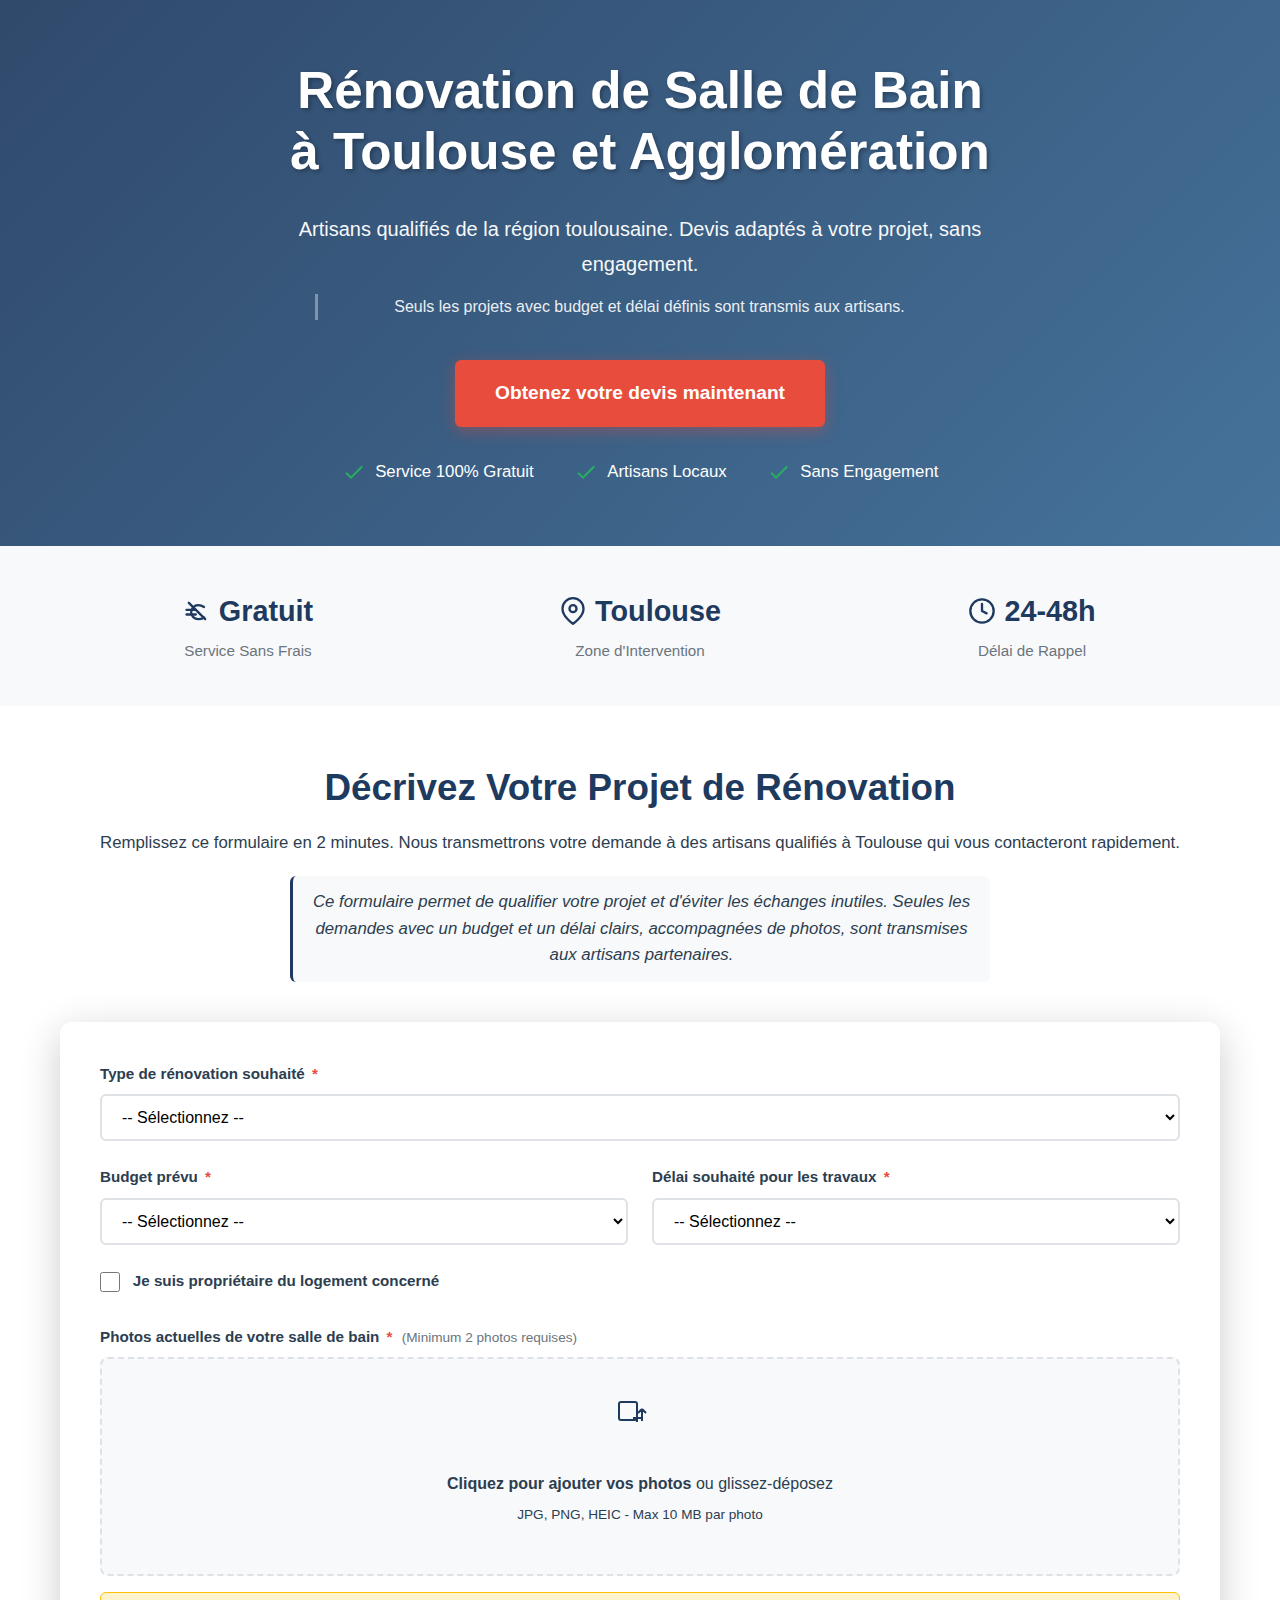
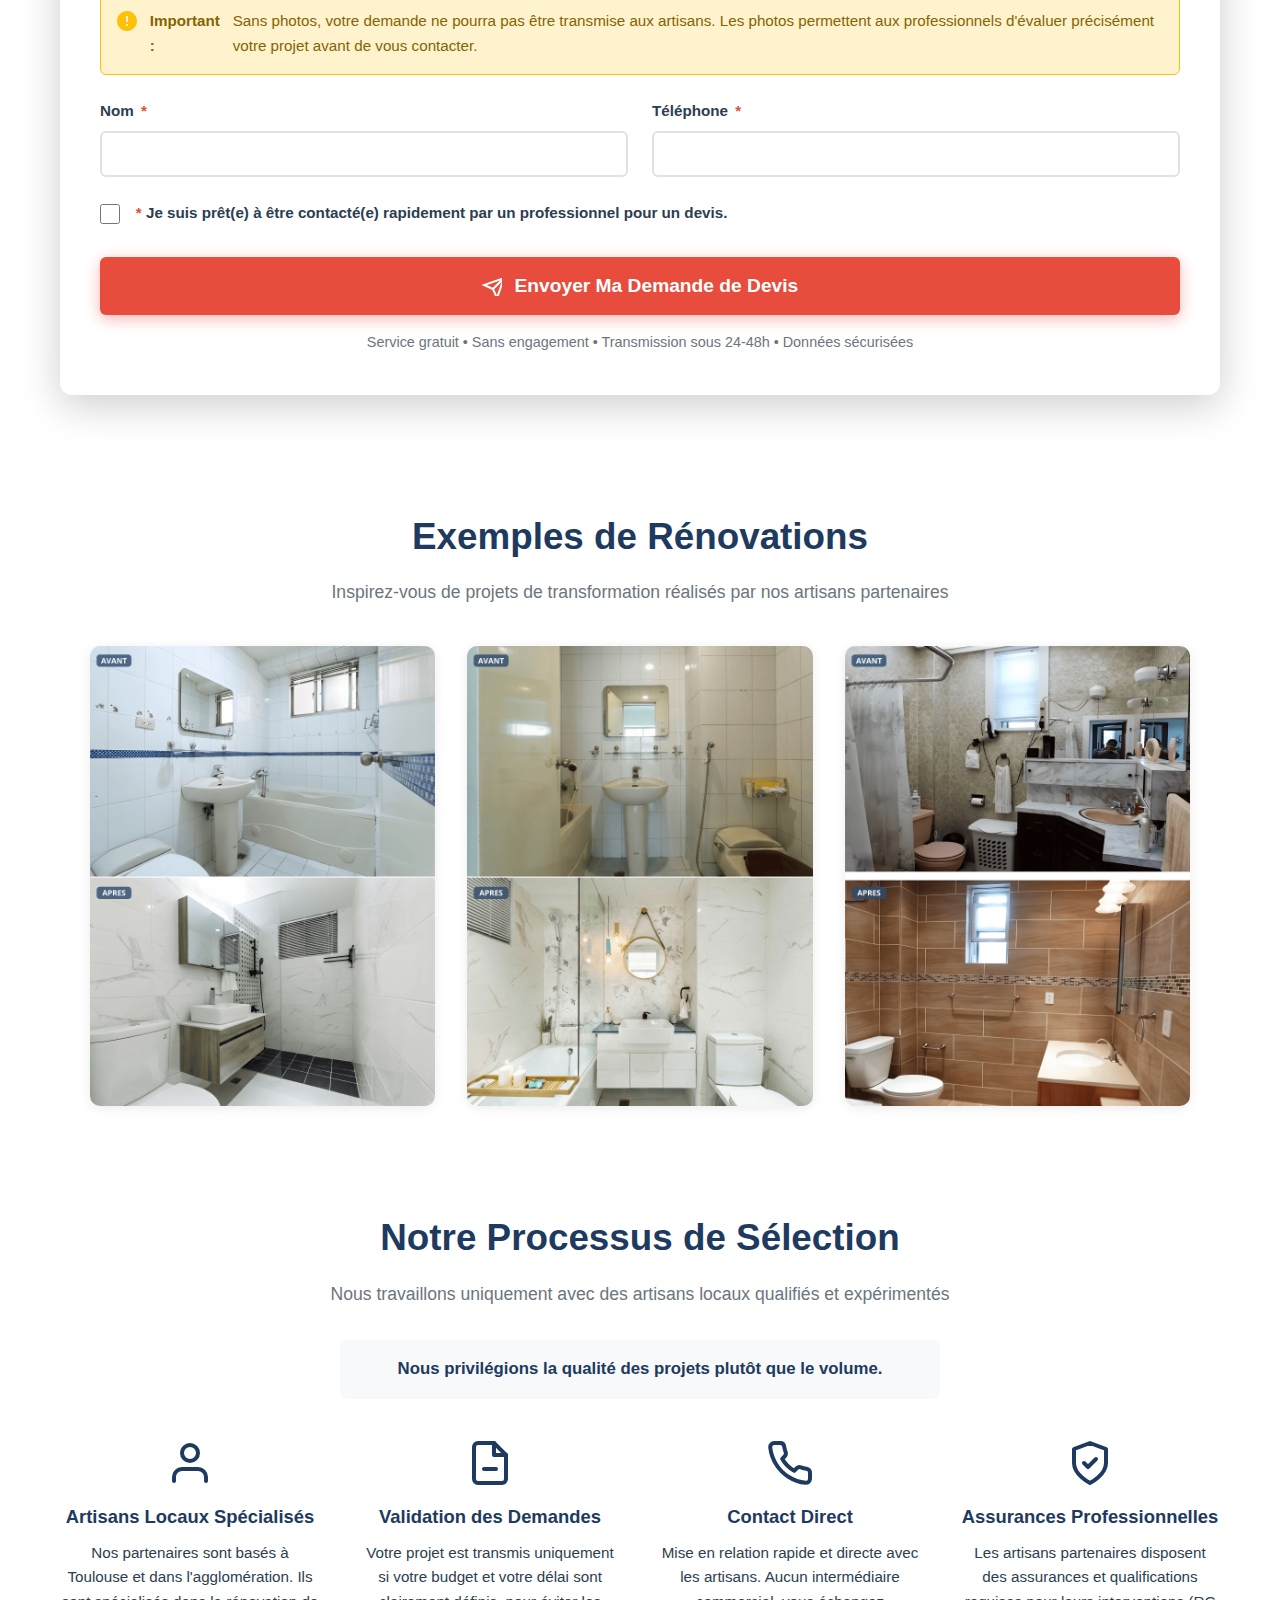
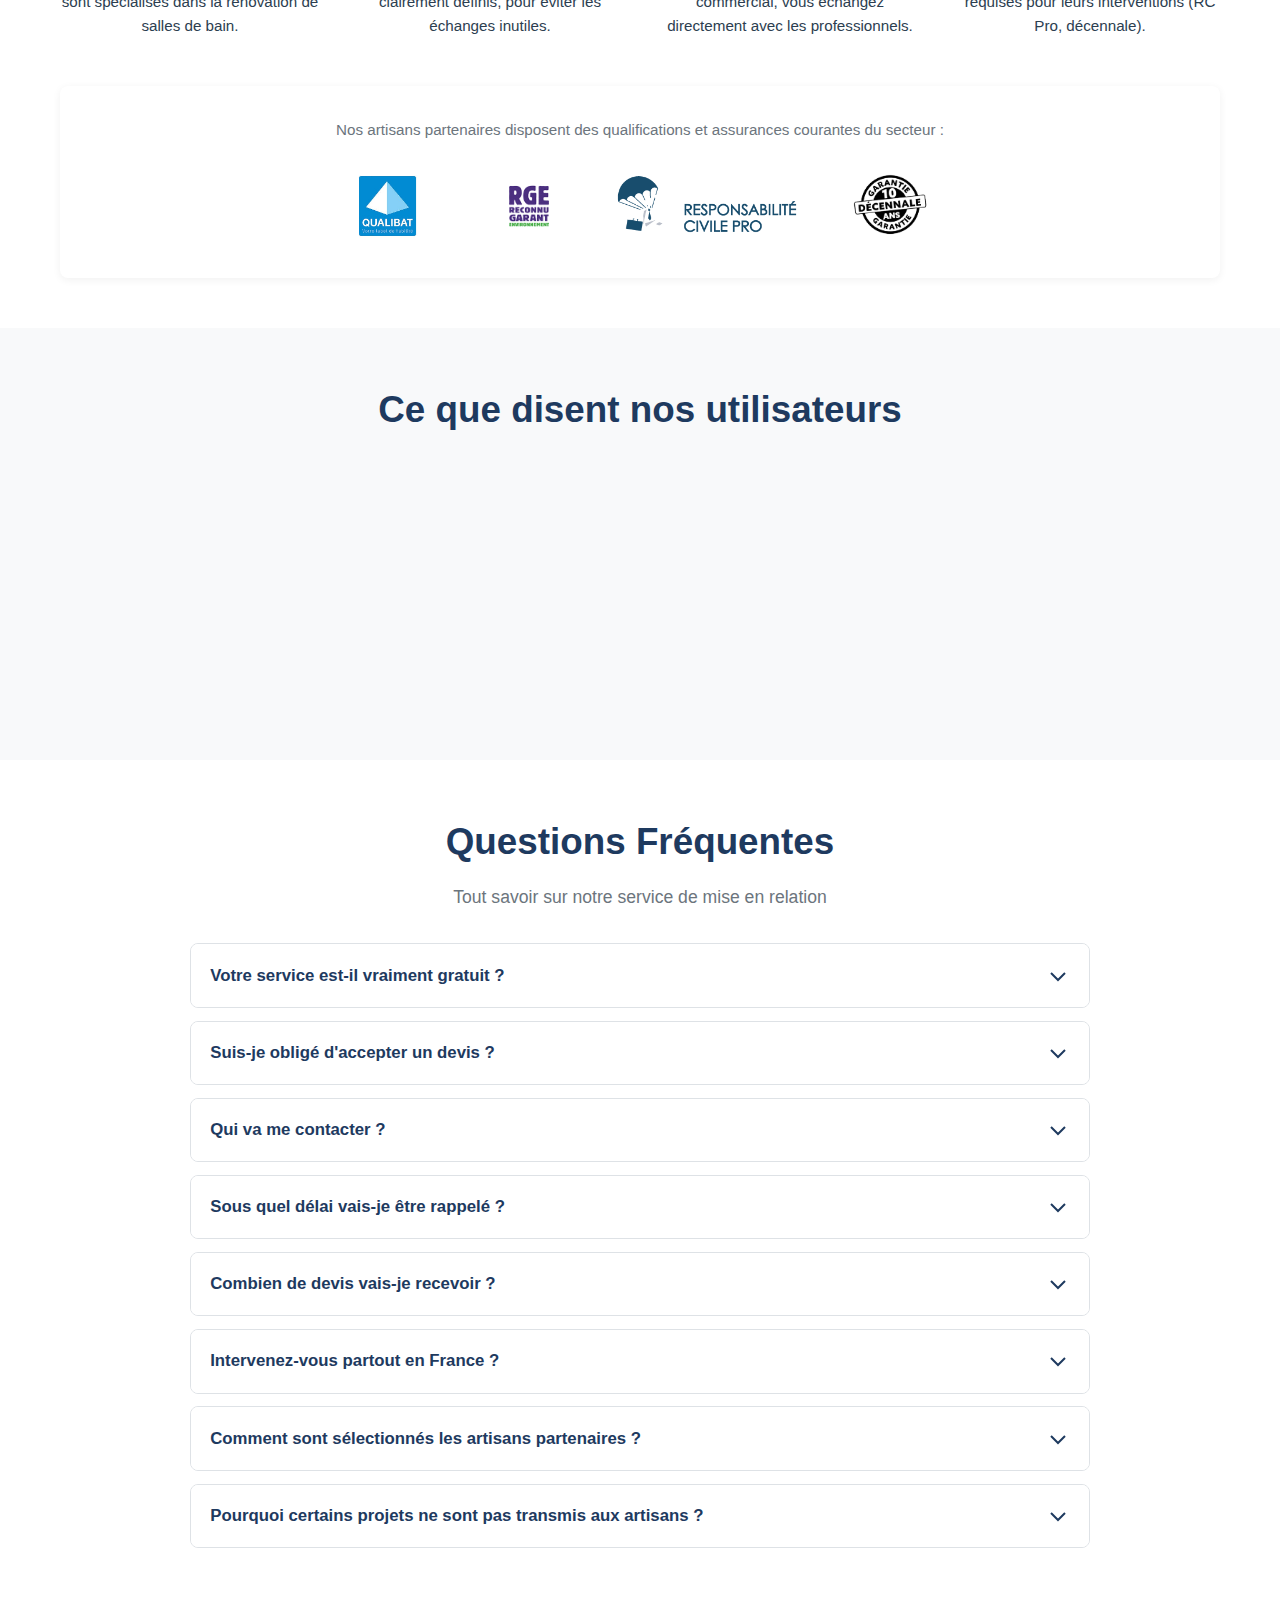
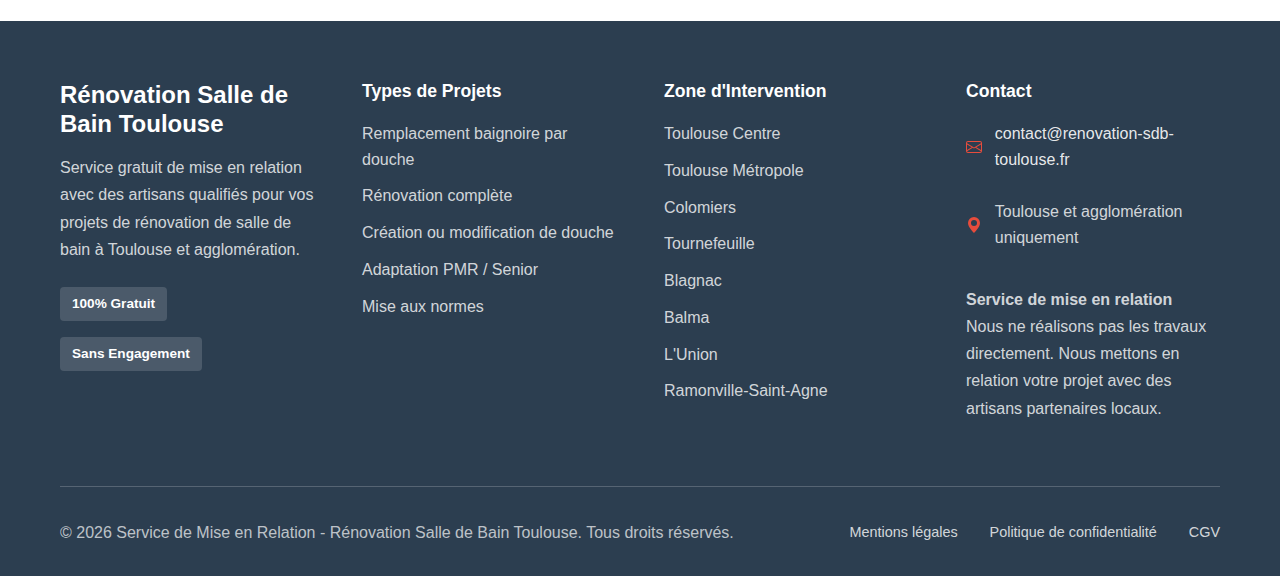
<file: index.html>
<!DOCTYPE html>
<html lang="fr">
<head>
    <meta charset="UTF-8">
    <meta name="viewport" content="width=device-width, initial-scale=1.0">
    <title>Rénovation Salle de Bain à Toulouse - Mise en Relation avec des Artisans Qualifiés</title>
    <link rel="stylesheet" href="styles.css">
    <link rel="icon" href="/favicon.png" type="image/png">
</head>
<body>
    <!-- Hero Section -->
    <section class="hero">
        <div class="hero-overlay"></div>
        <div class="hero-content">
            <div class="container">
                <h1>Rénovation de Salle de Bain<br>à Toulouse et Agglomération</h1>
                <p class="hero-subtitle">Artisans qualifiés de la région toulousaine. Devis adaptés à votre projet, sans engagement.</p>
                <p class="hero-qualifier">Seuls les projets avec budget et délai définis sont transmis aux artisans.</p>
                <a href="#formulaire" class="btn-primary">Obtenez votre devis maintenant</a>
                <div class="hero-badges">
                    <div class="badge">
                        <svg width="24" height="24" fill="currentColor"><path d="M9 16.17L4.83 12l-1.42 1.41L9 19 21 7l-1.41-1.41z"/></svg>
                        <span>Service 100% Gratuit</span>
                    </div>
                    <div class="badge">
                        <svg width="24" height="24" fill="currentColor"><path d="M9 16.17L4.83 12l-1.42 1.41L9 19 21 7l-1.41-1.41z"/></svg>
                        <span>Artisans Locaux</span>
                    </div>
                    <div class="badge">
                        <svg width="24" height="24" fill="currentColor"><path d="M9 16.17L4.83 12l-1.42 1.41L9 19 21 7l-1.41-1.41z"/></svg>
                        <span>Sans Engagement</span>
                    </div>
                </div>
            </div>
        </div>
    </section>

    <!-- Social Proof Section -->
    <section class="social-proof">
        <div class="container">
            <div class="stats-grid">
                <div class="stat-item">
                    <div class="stat-number">
                        <svg class="stat-icon" width="28" height="28" viewBox="0 0 24 24" fill="none" stroke="currentColor" stroke-width="2" stroke-linecap="round" stroke-linejoin="round">
                            <path d="M18 8.5c-1.5-1-3-1.5-5-1.5-3.3 0-6 2.7-6 6s2.7 6 6 6c2 0 3.5-0.5 5-1.5"></path>
                            <line x1="3" y1="11" x2="11" y2="11"></line>
                            <line x1="3" y1="15" x2="11" y2="15"></line>
                            <line x1="5" y1="5" x2="19" y2="19"></line>
                        </svg>
                        Gratuit
                    </div>
                    <div class="stat-label">Service Sans Frais</div>
                </div>
                <div class="stat-item">
                    <div class="stat-number">
                        <svg class="stat-icon" width="28" height="28" viewBox="0 0 24 24" fill="none" stroke="currentColor" stroke-width="2" stroke-linecap="round" stroke-linejoin="round">
                            <path d="M21 10c0 7-9 13-9 13s-9-6-9-13a9 9 0 0 1 18 0z"></path>
                            <circle cx="12" cy="10" r="3"></circle>
                        </svg>
                        Toulouse
                    </div>
                    <div class="stat-label">Zone d'Intervention</div>
                </div>
                <div class="stat-item">
                    <div class="stat-number">
                        <svg class="stat-icon" width="28" height="28" viewBox="0 0 24 24" fill="none" stroke="currentColor" stroke-width="2" stroke-linecap="round" stroke-linejoin="round">
                            <circle cx="12" cy="12" r="10"></circle>
                            <polyline points="12 6 12 12 16 14"></polyline>
                        </svg>
                        24-48h
                    </div>
                    <div class="stat-label">Délai de Rappel</div>
                </div>
            </div>
        </div>
    </section>

    <!-- Lead Qualification Form -->
    <section class="form-section" id="formulaire">
        <div class="container">
            <div class="form-header">
                <h2>Décrivez Votre Projet de Rénovation</h2>
                <p>Remplissez ce formulaire en 2 minutes. Nous transmettrons votre demande à des artisans qualifiés à Toulouse qui vous contacteront rapidement.</p>
                <p class="form-qualifier">Ce formulaire permet de qualifier votre projet et d'éviter les échanges inutiles. Seules les demandes avec un budget et un délai clairs, accompagnées de photos, sont transmises aux artisans partenaires.</p>
            </div>

            <form action="https://formspree.io/f/xeezdzlj" method="POST" class="lead-form" enctype="multipart/form-data">
                <div class="form-grid">
                    <!-- Type de rénovation -->
                    <div class="form-group full-width">
                        <label for="type-renovation">
                            Type de rénovation souhaité
                            <span class="required">*</span>
                        </label>
                        <select id="type-renovation" name="type_renovation" required>
                            <option value="">-- Sélectionnez --</option>
                            <option value="baignoire-douche">Remplacement baignoire → douche</option>
                            <option value="renovation-complete">Rénovation complète</option>
                            <option value="douche-creation-modification">Douche (Création ou Modification)</option>
                            <option value="accessibilite">Accessibilité (Senior / PMR)</option>
                        </select>
                    </div>

                    <!-- Budget -->
                    <div class="form-group">
                        <label for="budget">
                            Budget prévu
                            <span class="required">*</span>
                        </label>
                        <select id="budget" name="budget" required>
                            <option value="">-- Sélectionnez --</option>
                            <option value="5000-10000">5 000 € - 10 000 €</option>
                            <option value="10000-20000">10 000 € - 20 000 €</option>
                            <option value="plus-20000">Plus de 20 000 €</option>
                        </select>
                    </div>

                    <!-- Délai -->
                    <div class="form-group">
                        <label for="delai">
                            Délai souhaité pour les travaux
                            <span class="required">*</span>
                        </label>
                        <select id="delai" name="delai" required>
                            <option value="">-- Sélectionnez --</option>
                            <option value="des-que-possible">Dès que possible</option>
                            <option value="1-2-mois">1-2 mois</option>
                            <option value="2-4-mois">2-4 mois</option>
                            <option value="4-6-mois">4-6 mois</option>
                        </select>
                    </div>

                    <!-- Propriétaire -->
                    <div class="form-group full-width">
                        <div class="checkbox-wrapper">
                            <input type="checkbox" id="proprietaire" name="proprietaire" value="oui">
                            <label for="proprietaire" class="checkbox-label">
                                Je suis propriétaire du logement concerné
                            </label>
                        </div>
                    </div>

                    <!-- Photos -->
                    <div class="form-group full-width">
                        <label for="photos">
                            Photos actuelles de votre salle de bain
                            <span class="required">*</span>
                            <span class="field-help">(Minimum 2 photos requises)</span>
                        </label>
                        <div class="file-upload-wrapper">
                            <input type="file" id="photos" name="photos" accept="image/*" multiple required>
                            <div class="file-upload-hint">
                                <svg width="48" height="48" fill="none" stroke="currentColor" stroke-width="2">
                                    <path d="M21 15v4m0 0v4m0-4h4m-4 0h-4m13-5l-4-4m0 0l-4 4m4-4v12"/>
                                    <rect x="3" y="3" width="18" height="18" rx="2"/>
                                </svg>
                                <p><strong>Cliquez pour ajouter vos photos</strong> ou glissez-déposez</p>
                                <p class="file-formats">JPG, PNG, HEIC - Max 10 MB par photo</p>
                            </div>
                        </div>
                        <p class="warning-message">
                            <svg width="20" height="20" fill="currentColor">
                                <path d="M10 0C4.48 0 0 4.48 0 10s4.48 10 10 10 10-4.48 10-10S15.52 0 10 0zm1 15H9v-2h2v2zm0-4H9V5h2v6z"/>
                            </svg>
                            <strong>Important :</strong> Sans photos, votre demande ne pourra pas être transmise aux artisans. Les photos permettent aux professionnels d'évaluer précisément votre projet avant de vous contacter.
                        </p>
                    </div>

                    <!-- Nom -->
                    <div class="form-group">
                        <label for="nom">
                            Nom
                            <span class="required">*</span>
                        </label>
                        <input type="text" id="nom" name="nom" required>
                    </div>

                    <!-- Téléphone -->
                    <div class="form-group">
                        <label for="telephone">
                            Téléphone
                            <span class="required">*</span>
                        </label>
                        <input type="tel" id="telephone" name="telephone" pattern="[0-9\s\+\-\(\)]{10,}" required>
                    </div>

                    <!-- Consentement -->
                    <div class="form-group full-width">
                        <div class="checkbox-wrapper">
                            <input type="checkbox" id="consentement" name="consentement" required>
                            <label for="consentement" class="checkbox-label">
                                <span class="required">*</span>
                                Je suis prêt(e) à être contacté(e) rapidement par un professionnel pour un devis.
                            </label>
                        </div>
                    </div>

                    <!-- Submit Button -->
                    <div class="form-group full-width">
                        <button type="submit" class="btn-submit">
                            <svg width="20" height="20" fill="none" stroke="currentColor" stroke-width="2">
                                <path d="M22 2L11 13M22 2l-7 20-4-9-9-4 20-7z"/>
                            </svg>
                            Envoyer Ma Demande de Devis
                        </button>
                        <p class="form-footer-text">
                            Service gratuit • Sans engagement • Transmission sous 24-48h • Données sécurisées
                        </p>
                    </div>
                </div>
            </form>
        </div>
    </section>

    <!-- Before/After Gallery -->
    <section class="carousel-section">
        <div class="container">
            <h2>Exemples de Rénovations</h2>
            <p class="section-subtitle">Inspirez-vous de projets de transformation réalisés par nos artisans partenaires</p>

            <div class="gallery-grid">
                <div class="gallery-card">
                    <img src="111.png" alt="Avant/Après rénovation salle de bain">
                </div>
                <div class="gallery-card">
                    <img src="22.png" alt="Avant/Après rénovation salle de bain">
                </div>
                <div class="gallery-card">
                    <img src="33.png" alt="Avant/Après rénovation salle de bain">
                </div>
            </div>
        </div>
    </section>

    <!-- Trust Section -->
    <section class="trust-section">
        <div class="container">
            <h2>Notre Processus de Sélection</h2>
            <p class="section-subtitle">Nous travaillons uniquement avec des artisans locaux qualifiés et expérimentés</p>
            <p class="trust-premium-statement">Nous privilégions la qualité des projets plutôt que le volume.</p>

            <div class="trust-grid">
                <div class="trust-item">
                    <div class="trust-icon">
                        <svg width="48" height="48" viewBox="0 0 24 24" fill="none" stroke="currentColor" stroke-width="2" stroke-linecap="round" stroke-linejoin="round">
                            <path d="M20 21v-2a4 4 0 0 0-4-4H8a4 4 0 0 0-4 4v2"></path>
                            <circle cx="12" cy="7" r="4"></circle>
                        </svg>
                    </div>
                    <h3>Artisans Locaux Spécialisés</h3>
                    <p>Nos partenaires sont basés à Toulouse et dans l'agglomération. Ils sont spécialisés dans la rénovation de salles de bain.</p>
                </div>

                <div class="trust-item">
                    <div class="trust-icon">
                        <svg width="48" height="48" viewBox="0 0 24 24" fill="none" stroke="currentColor" stroke-width="2" stroke-linecap="round" stroke-linejoin="round">
                            <path d="M14 2H6a2 2 0 0 0-2 2v16a2 2 0 0 0 2 2h12a2 2 0 0 0 2-2V8z"></path>
                            <polyline points="14 2 14 8 20 8"></polyline>
                            <line x1="9" y1="15" x2="15" y2="15"></line>
                        </svg>
                    </div>
                    <h3>Validation des Demandes</h3>
                    <p>Votre projet est transmis uniquement si votre budget et votre délai sont clairement définis, pour éviter les échanges inutiles.</p>
                </div>

                <div class="trust-item">
                    <div class="trust-icon">
                        <svg width="48" height="48" viewBox="0 0 24 24" fill="none" stroke="currentColor" stroke-width="2" stroke-linecap="round" stroke-linejoin="round">
                            <path d="M22 16.92v3a2 2 0 0 1-2.18 2 19.79 19.79 0 0 1-8.63-3.07 19.5 19.5 0 0 1-6-6 19.79 19.79 0 0 1-3.07-8.67A2 2 0 0 1 4.11 2h3a2 2 0 0 1 2 1.72 12.84 12.84 0 0 0 .7 2.81 2 2 0 0 1-.45 2.11L8.09 9.91a16 16 0 0 0 6 6l1.27-1.27a2 2 0 0 1 2.11-.45 12.84 12.84 0 0 0 2.81.7A2 2 0 0 1 22 16.92z"></path>
                        </svg>
                    </div>
                    <h3>Contact Direct</h3>
                    <p>Mise en relation rapide et directe avec les artisans. Aucun intermédiaire commercial, vous échangez directement avec les professionnels.</p>
                </div>

                <div class="trust-item">
                    <div class="trust-icon">
                        <svg width="48" height="48" viewBox="0 0 24 24" fill="none" stroke="currentColor" stroke-width="2" stroke-linecap="round" stroke-linejoin="round">
                            <path d="M12 22s8-4 8-10V5l-8-3-8 3v7c0 6 8 10 8 10z"></path>
                            <path d="M9 12l2 2 4-4"></path>
                        </svg>
                    </div>
                    <h3>Assurances Professionnelles</h3>
                    <p>Les artisans partenaires disposent des assurances et qualifications requises pour leurs interventions (RC Pro, décennale).</p>
                </div>
            </div>

            <div class="certifications-bar">
                <p class="certifications-intro">Nos artisans partenaires disposent des qualifications et assurances courantes du secteur :</p>
                <div class="certifications-logos">
                    <div class="cert-logo">
                        <img src="qualibat-logo.png" alt="Qualibat" class="cert-logo-img">
                    </div>
                    <div class="cert-logo">
                        <img src="rge-logo.png" alt="RGE - Reconnu Garant Environnement" class="cert-logo-img">
                    </div>
                    <div class="cert-logo">
                        <img src="rcpro-logo.png" alt="Responsabilité Civile Professionnelle" class="cert-logo-img">
                    </div>
                    <div class="cert-logo">
                        <img src="decennale-logo.png" alt="Garantie Décennale" class="cert-logo-img">
                    </div>
                </div>
            </div>
        </div>
    </section>

    <!-- Testimonials Section -->
    <section class="testimonials-section">
        <div class="container">
            <h2>Ce que disent nos utilisateurs</h2>

            <div class="testimonials-carousel-container">
                <div class="testimonials-carousel-wrapper">
                    <div class="testimonials-carousel-track">
                        <div class="testimonial-card">
                            <div class="testimonial-stars">
                                <svg width="18" height="18" viewBox="0 0 24 24" fill="currentColor">
                                    <path d="M12 2l3.09 6.26L22 9.27l-5 4.87 1.18 6.88L12 17.77l-6.18 3.25L7 14.14 2 9.27l6.91-1.01L12 2z"/>
                                </svg>
                                <svg width="18" height="18" viewBox="0 0 24 24" fill="currentColor">
                                    <path d="M12 2l3.09 6.26L22 9.27l-5 4.87 1.18 6.88L12 17.77l-6.18 3.25L7 14.14 2 9.27l6.91-1.01L12 2z"/>
                                </svg>
                                <svg width="18" height="18" viewBox="0 0 24 24" fill="currentColor">
                                    <path d="M12 2l3.09 6.26L22 9.27l-5 4.87 1.18 6.88L12 17.77l-6.18 3.25L7 14.14 2 9.27l6.91-1.01L12 2z"/>
                                </svg>
                                <svg width="18" height="18" viewBox="0 0 24 24" fill="currentColor">
                                    <path d="M12 2l3.09 6.26L22 9.27l-5 4.87 1.18 6.88L12 17.77l-6.18 3.25L7 14.14 2 9.27l6.91-1.01L12 2z"/>
                                </svg>
                                <svg width="18" height="18" viewBox="0 0 24 24" fill="currentColor">
                                    <path d="M12 2l3.09 6.26L22 9.27l-5 4.87 1.18 6.88L12 17.77l-6.18 3.25L7 14.14 2 9.27l6.91-1.01L12 2z"/>
                                </svg>
                            </div>
                            <p class="testimonial-text">J'ai été rappelé rapidement après ma demande. Le projet a bien été compris et l'artisan proposé correspondait à mon budget.</p>
                            <p class="testimonial-author">Marc D. — Toulouse (31)</p>
                        </div>

                        <div class="testimonial-card">
                            <div class="testimonial-stars">
                                <svg width="18" height="18" viewBox="0 0 24 24" fill="currentColor">
                                    <path d="M12 2l3.09 6.26L22 9.27l-5 4.87 1.18 6.88L12 17.77l-6.18 3.25L7 14.14 2 9.27l6.91-1.01L12 2z"/>
                                </svg>
                                <svg width="18" height="18" viewBox="0 0 24 24" fill="currentColor">
                                    <path d="M12 2l3.09 6.26L22 9.27l-5 4.87 1.18 6.88L12 17.77l-6.18 3.25L7 14.14 2 9.27l6.91-1.01L12 2z"/>
                                </svg>
                                <svg width="18" height="18" viewBox="0 0 24 24" fill="currentColor">
                                    <path d="M12 2l3.09 6.26L22 9.27l-5 4.87 1.18 6.88L12 17.77l-6.18 3.25L7 14.14 2 9.27l6.91-1.01L12 2z"/>
                                </svg>
                                <svg width="18" height="18" viewBox="0 0 24 24" fill="currentColor">
                                    <path d="M12 2l3.09 6.26L22 9.27l-5 4.87 1.18 6.88L12 17.77l-6.18 3.25L7 14.14 2 9.27l6.91-1.01L12 2z"/>
                                </svg>
                                <svg width="18" height="18" viewBox="0 0 24 24" fill="currentColor">
                                    <path d="M12 2l3.09 6.26L22 9.27l-5 4.87 1.18 6.88L12 17.77l-6.18 3.25L7 14.14 2 9.27l6.91-1.01L12 2z"/>
                                </svg>
                            </div>
                            <p class="testimonial-text">Service clair et efficace. Aucun démarchage inutile, uniquement un contact sérieux pour mon projet de rénovation.</p>
                            <p class="testimonial-author">Sophie L. — Colomiers</p>
                        </div>

                        <div class="testimonial-card">
                            <div class="testimonial-stars">
                                <svg width="18" height="18" viewBox="0 0 24 24" fill="currentColor">
                                    <path d="M12 2l3.09 6.26L22 9.27l-5 4.87 1.18 6.88L12 17.77l-6.18 3.25L7 14.14 2 9.27l6.91-1.01L12 2z"/>
                                </svg>
                                <svg width="18" height="18" viewBox="0 0 24 24" fill="currentColor">
                                    <path d="M12 2l3.09 6.26L22 9.27l-5 4.87 1.18 6.88L12 17.77l-6.18 3.25L7 14.14 2 9.27l6.91-1.01L12 2z"/>
                                </svg>
                                <svg width="18" height="18" viewBox="0 0 24 24" fill="currentColor">
                                    <path d="M12 2l3.09 6.26L22 9.27l-5 4.87 1.18 6.88L12 17.77l-6.18 3.25L7 14.14 2 9.27l6.91-1.01L12 2z"/>
                                </svg>
                                <svg width="18" height="18" viewBox="0 0 24 24" fill="currentColor">
                                    <path d="M12 2l3.09 6.26L22 9.27l-5 4.87 1.18 6.88L12 17.77l-6.18 3.25L7 14.14 2 9.27l6.91-1.01L12 2z"/>
                                </svg>
                                <svg width="18" height="18" viewBox="0 0 24 24" fill="currentColor">
                                    <path d="M12 2l3.09 6.26L22 9.27l-5 4.87 1.18 6.88L12 17.77l-6.18 3.25L7 14.14 2 9.27l6.91-1.01L12 2z"/>
                                </svg>
                            </div>
                            <p class="testimonial-text">Bonne surprise. Le formulaire permet d'expliquer précisément le besoin, ce qui évite les échanges inutiles.</p>
                            <p class="testimonial-author">Julien P. — Blagnac</p>
                        </div>

                        <div class="testimonial-card">
                            <div class="testimonial-stars">
                                <svg width="18" height="18" viewBox="0 0 24 24" fill="currentColor">
                                    <path d="M12 2l3.09 6.26L22 9.27l-5 4.87 1.18 6.88L12 17.77l-6.18 3.25L7 14.14 2 9.27l6.91-1.01L12 2z"/>
                                </svg>
                                <svg width="18" height="18" viewBox="0 0 24 24" fill="currentColor">
                                    <path d="M12 2l3.09 6.26L22 9.27l-5 4.87 1.18 6.88L12 17.77l-6.18 3.25L7 14.14 2 9.27l6.91-1.01L12 2z"/>
                                </svg>
                                <svg width="18" height="18" viewBox="0 0 24 24" fill="currentColor">
                                    <path d="M12 2l3.09 6.26L22 9.27l-5 4.87 1.18 6.88L12 17.77l-6.18 3.25L7 14.14 2 9.27l6.91-1.01L12 2z"/>
                                </svg>
                                <svg width="18" height="18" viewBox="0 0 24 24" fill="currentColor">
                                    <path d="M12 2l3.09 6.26L22 9.27l-5 4.87 1.18 6.88L12 17.77l-6.18 3.25L7 14.14 2 9.27l6.91-1.01L12 2z"/>
                                </svg>
                                <svg width="18" height="18" viewBox="0 0 24 24" fill="currentColor">
                                    <path d="M12 2l3.09 6.26L22 9.27l-5 4.87 1.18 6.88L12 17.77l-6.18 3.25L7 14.14 2 9.27l6.91-1.01L12 2z"/>
                                </svg>
                            </div>
                            <p class="testimonial-text">Mise en relation rapide avec un professionnel assuré. J'ai apprécié la transparence dès le départ.</p>
                            <p class="testimonial-author">Nathalie R. — Toulouse Centre</p>
                        </div>

                        <div class="testimonial-card">
                            <div class="testimonial-stars">
                                <svg width="18" height="18" viewBox="0 0 24 24" fill="currentColor">
                                    <path d="M12 2l3.09 6.26L22 9.27l-5 4.87 1.18 6.88L12 17.77l-6.18 3.25L7 14.14 2 9.27l6.91-1.01L12 2z"/>
                                </svg>
                                <svg width="18" height="18" viewBox="0 0 24 24" fill="currentColor">
                                    <path d="M12 2l3.09 6.26L22 9.27l-5 4.87 1.18 6.88L12 17.77l-6.18 3.25L7 14.14 2 9.27l6.91-1.01L12 2z"/>
                                </svg>
                                <svg width="18" height="18" viewBox="0 0 24 24" fill="currentColor">
                                    <path d="M12 2l3.09 6.26L22 9.27l-5 4.87 1.18 6.88L12 17.77l-6.18 3.25L7 14.14 2 9.27l6.91-1.01L12 2z"/>
                                </svg>
                                <svg width="18" height="18" viewBox="0 0 24 24" fill="currentColor">
                                    <path d="M12 2l3.09 6.26L22 9.27l-5 4.87 1.18 6.88L12 17.77l-6.18 3.25L7 14.14 2 9.27l6.91-1.01L12 2z"/>
                                </svg>
                                <svg width="18" height="18" viewBox="0 0 24 24" fill="currentColor">
                                    <path d="M12 2l3.09 6.26L22 9.27l-5 4.87 1.18 6.88L12 17.77l-6.18 3.25L7 14.14 2 9.27l6.91-1.01L12 2z"/>
                                </svg>
                            </div>
                            <p class="testimonial-text">Service simple à utiliser. J'ai été contacté dans les délais annoncés, sans pression commerciale.</p>
                            <p class="testimonial-author">Eric M. — Tournefeuille</p>
                        </div>

                        <!-- Duplicated for infinite loop -->
                        <div class="testimonial-card">
                            <div class="testimonial-stars">
                                <svg width="18" height="18" viewBox="0 0 24 24" fill="currentColor">
                                    <path d="M12 2l3.09 6.26L22 9.27l-5 4.87 1.18 6.88L12 17.77l-6.18 3.25L7 14.14 2 9.27l6.91-1.01L12 2z"/>
                                </svg>
                                <svg width="18" height="18" viewBox="0 0 24 24" fill="currentColor">
                                    <path d="M12 2l3.09 6.26L22 9.27l-5 4.87 1.18 6.88L12 17.77l-6.18 3.25L7 14.14 2 9.27l6.91-1.01L12 2z"/>
                                </svg>
                                <svg width="18" height="18" viewBox="0 0 24 24" fill="currentColor">
                                    <path d="M12 2l3.09 6.26L22 9.27l-5 4.87 1.18 6.88L12 17.77l-6.18 3.25L7 14.14 2 9.27l6.91-1.01L12 2z"/>
                                </svg>
                                <svg width="18" height="18" viewBox="0 0 24 24" fill="currentColor">
                                    <path d="M12 2l3.09 6.26L22 9.27l-5 4.87 1.18 6.88L12 17.77l-6.18 3.25L7 14.14 2 9.27l6.91-1.01L12 2z"/>
                                </svg>
                                <svg width="18" height="18" viewBox="0 0 24 24" fill="currentColor">
                                    <path d="M12 2l3.09 6.26L22 9.27l-5 4.87 1.18 6.88L12 17.77l-6.18 3.25L7 14.14 2 9.27l6.91-1.01L12 2z"/>
                                </svg>
                            </div>
                            <p class="testimonial-text">J'ai été rappelé rapidement après ma demande. Le projet a bien été compris et l'artisan proposé correspondait à mon budget.</p>
                            <p class="testimonial-author">Marc D. — Toulouse (31)</p>
                        </div>

                        <div class="testimonial-card">
                            <div class="testimonial-stars">
                                <svg width="18" height="18" viewBox="0 0 24 24" fill="currentColor">
                                    <path d="M12 2l3.09 6.26L22 9.27l-5 4.87 1.18 6.88L12 17.77l-6.18 3.25L7 14.14 2 9.27l6.91-1.01L12 2z"/>
                                </svg>
                                <svg width="18" height="18" viewBox="0 0 24 24" fill="currentColor">
                                    <path d="M12 2l3.09 6.26L22 9.27l-5 4.87 1.18 6.88L12 17.77l-6.18 3.25L7 14.14 2 9.27l6.91-1.01L12 2z"/>
                                </svg>
                                <svg width="18" height="18" viewBox="0 0 24 24" fill="currentColor">
                                    <path d="M12 2l3.09 6.26L22 9.27l-5 4.87 1.18 6.88L12 17.77l-6.18 3.25L7 14.14 2 9.27l6.91-1.01L12 2z"/>
                                </svg>
                                <svg width="18" height="18" viewBox="0 0 24 24" fill="currentColor">
                                    <path d="M12 2l3.09 6.26L22 9.27l-5 4.87 1.18 6.88L12 17.77l-6.18 3.25L7 14.14 2 9.27l6.91-1.01L12 2z"/>
                                </svg>
                                <svg width="18" height="18" viewBox="0 0 24 24" fill="currentColor">
                                    <path d="M12 2l3.09 6.26L22 9.27l-5 4.87 1.18 6.88L12 17.77l-6.18 3.25L7 14.14 2 9.27l6.91-1.01L12 2z"/>
                                </svg>
                            </div>
                            <p class="testimonial-text">Service clair et efficace. Aucun démarchage inutile, uniquement un contact sérieux pour mon projet de rénovation.</p>
                            <p class="testimonial-author">Sophie L. — Colomiers</p>
                        </div>
                    </div>
                </div>
            </div>
        </div>
    </section>

    <!-- FAQ Section -->
    <section class="faq-section">
        <div class="container">
            <h2>Questions Fréquentes</h2>
            <p class="section-subtitle">Tout savoir sur notre service de mise en relation</p>

            <div class="faq-list">
                <div class="faq-item">
                    <button class="faq-question">
                        <span>Votre service est-il vraiment gratuit ?</span>
                        <svg class="faq-icon" width="24" height="24" fill="none" stroke="currentColor" stroke-width="2">
                            <path d="M19 9l-7 7-7-7"/>
                        </svg>
                    </button>
                    <div class="faq-answer">
                        <p>Oui, notre service de mise en relation est 100% gratuit pour vous.</p>
                        <p>Nous ne facturons aucun frais, ni commission. Vous remplissez le formulaire, vous êtes contacté par des artisans qualifiés, et vous choisissez librement le professionnel qui vous convient.</p>
                    </div>
                </div>

                <div class="faq-item">
                    <button class="faq-question">
                        <span>Suis-je obligé d'accepter un devis ?</span>
                        <svg class="faq-icon" width="24" height="24" fill="none" stroke="currentColor" stroke-width="2">
                            <path d="M19 9l-7 7-7-7"/>
                        </svg>
                    </button>
                    <div class="faq-answer">
                        <p>Absolument pas. Notre service est sans aucun engagement.</p>
                        <p>Vous êtes libre de comparer les devis reçus, de négocier, ou de refuser toutes les propositions si elles ne correspondent pas à vos attentes. Aucune obligation d'achat ou de signature.</p>
                    </div>
                </div>

                <div class="faq-item">
                    <button class="faq-question">
                        <span>Qui va me contacter ?</span>
                        <svg class="faq-icon" width="24" height="24" fill="none" stroke="currentColor" stroke-width="2">
                            <path d="M19 9l-7 7-7-7"/>
                        </svg>
                    </button>
                    <div class="faq-answer">
                        <p>Vous serez contacté directement par des artisans partenaires basés à Toulouse et dans l'agglomération.</p>
                        <p>Ce sont des professionnels locaux du bâtiment, spécialisés dans la rénovation de salles de bain. Ils prendront contact avec vous par téléphone ou email selon vos préférences, pour échanger sur votre projet et planifier une visite si nécessaire.</p>
                    </div>
                </div>

                <div class="faq-item">
                    <button class="faq-question">
                        <span>Sous quel délai vais-je être rappelé ?</span>
                        <svg class="faq-icon" width="24" height="24" fill="none" stroke="currentColor" stroke-width="2">
                            <path d="M19 9l-7 7-7-7"/>
                        </svg>
                    </button>
                    <div class="faq-answer">
                        <p>Nous transmettons votre demande aux artisans partenaires dans les plus brefs délais, généralement sous 24 à 48 heures ouvrées.</p>
                        <p>Le délai de rappel dépend ensuite de la disponibilité des professionnels et de la complexité de votre projet. Les demandes avec un budget défini et des photos sont traitées en priorité.</p>
                    </div>
                </div>

                <div class="faq-item">
                    <button class="faq-question">
                        <span>Combien de devis vais-je recevoir ?</span>
                        <svg class="faq-icon" width="24" height="24" fill="none" stroke="currentColor" stroke-width="2">
                            <path d="M19 9l-7 7-7-7"/>
                        </svg>
                    </button>
                    <div class="faq-answer">
                        <p>Nous transmettons votre demande à plusieurs artisans qualifiés de notre réseau. En fonction de la disponibilité des professionnels et de la nature de votre projet, vous pouvez recevoir jusqu'à 3 propositions de devis.</p>
                        <p>Cela vous permet de comparer les prix, les délais d'intervention et les approches proposées avant de faire votre choix.</p>
                    </div>
                </div>

                <div class="faq-item">
                    <button class="faq-question">
                        <span>Intervenez-vous partout en France ?</span>
                        <svg class="faq-icon" width="24" height="24" fill="none" stroke="currentColor" stroke-width="2">
                            <path d="M19 9l-7 7-7-7"/>
                        </svg>
                    </button>
                    <div class="faq-answer">
                        <p>Non, notre service couvre exclusivement Toulouse et son agglomération.</p>
                        <p>Nous travaillons uniquement avec des artisans locaux de la région toulousaine pour garantir des interventions rapides et un suivi de qualité. Si vous êtes en dehors de cette zone, nous ne pourrons malheureusement pas traiter votre demande.</p>
                    </div>
                </div>

                <div class="faq-item">
                    <button class="faq-question">
                        <span>Comment sont sélectionnés les artisans partenaires ?</span>
                        <svg class="faq-icon" width="24" height="24" fill="none" stroke="currentColor" stroke-width="2">
                            <path d="M19 9l-7 7-7-7"/>
                        </svg>
                    </button>
                    <div class="faq-answer">
                        <p>Nous travaillons uniquement avec des artisans basés à Toulouse et son agglomération, spécialisés dans la rénovation de salles de bain.</p>
                        <p>Nos partenaires disposent des qualifications et assurances requises pour leurs interventions (RC Pro, décennale). Nous vérifions également leur sérieux et leur disponibilité avant de leur transmettre des demandes.</p>
                        <p>Cependant, nous n'intervenons pas dans l'exécution des travaux. Il vous appartient de vérifier les références, assurances et devis de l'artisan avant de signer un contrat.</p>
                    </div>
                </div>

                <div class="faq-item">
                    <button class="faq-question">
                        <span>Pourquoi certains projets ne sont pas transmis aux artisans ?</span>
                        <svg class="faq-icon" width="24" height="24" fill="none" stroke="currentColor" stroke-width="2">
                            <path d="M19 9l-7 7-7-7"/>
                        </svg>
                    </button>
                    <div class="faq-answer">
                        <p>Pour éviter les échanges inutiles et respecter le temps de nos artisans partenaires, nous ne transmettons que les projets qui correspondent aux critères suivants :</p>
                        <ul>
                            <li><strong>Budget défini :</strong> Vous avez une idée claire du montant que vous êtes prêt à investir.</li>
                            <li><strong>Délai précisé :</strong> Vous savez quand vous souhaitez réaliser les travaux.</li>
                            <li><strong>Photos fournies :</strong> Minimum 2 photos de la salle de bain actuelle pour permettre une première évaluation.</li>
                            <li><strong>Localisation :</strong> Le bien est situé à Toulouse ou dans l'agglomération.</li>
                        </ul>
                        <p>Si votre demande ne remplit pas ces critères, elle ne sera pas transmise. Cela garantit que les artisans reçoivent uniquement des demandes sérieuses et exploitables.</p>
                    </div>
                </div>
            </div>
        </div>
    </section>

    <!-- Footer -->
    <footer class="footer">
        <div class="container">
            <div class="footer-grid">
                <div class="footer-col">
                    <h3>Rénovation Salle de Bain Toulouse</h3>
                    <p>Service gratuit de mise en relation avec des artisans qualifiés pour vos projets de rénovation de salle de bain à Toulouse et agglomération.</p>
                    <div class="footer-certifications">
                        <span class="cert-badge">100% Gratuit</span>
                        <span class="cert-badge">Sans Engagement</span>
                    </div>
                </div>

                <div class="footer-col">
                    <h4>Types de Projets</h4>
                    <ul>
                        <li>Remplacement baignoire par douche</li>
                        <li>Rénovation complète</li>
                        <li>Création ou modification de douche</li>
                        <li>Adaptation PMR / Senior</li>
                        <li>Mise aux normes</li>
                    </ul>
                </div>

                <div class="footer-col">
                    <h4>Zone d'Intervention</h4>
                    <ul>
                        <li>Toulouse Centre</li>
                        <li>Toulouse Métropole</li>
                        <li>Colomiers</li>
                        <li>Tournefeuille</li>
                        <li>Blagnac</li>
                        <li>Balma</li>
                        <li>L'Union</li>
                        <li>Ramonville-Saint-Agne</li>
                    </ul>
                </div>

                <div class="footer-col">
                    <h4>Contact</h4>
                    <ul class="contact-info">
                        <li>
                            <svg width="16" height="16" fill="currentColor">
                                <path d="M0 4a2 2 0 0 1 2-2h12a2 2 0 0 1 2 2v8a2 2 0 0 1-2 2H2a2 2 0 0 1-2-2V4zm2-1a1 1 0 0 0-1 1v.217l7 4.2 7-4.2V4a1 1 0 0 0-1-1H2zm13 2.383l-4.758 2.855L15 11.114v-5.73zm-.034 6.878L9.271 8.82 8 9.583 6.728 8.82l-5.694 3.44A1 1 0 0 0 2 13h12a1 1 0 0 0 .966-.739zM1 11.114l4.758-2.876L1 5.383v5.73z"/>
                            </svg>
                            <a href="mailto:contact@renovation-sdb-toulouse.fr">contact@renovation-sdb-toulouse.fr</a>
                        </li>
                        <li>
                            <svg width="16" height="16" fill="currentColor">
                                <path d="M8 16s6-5.686 6-10A6 6 0 0 0 2 6c0 4.314 6 10 6 10zm0-7a3 3 0 1 1 0-6 3 3 0 0 1 0 6z"/>
                            </svg>
                            Toulouse et agglomération uniquement
                        </li>
                    </ul>
                    <p style="margin-top: 1.5rem; line-height: 1.7; color: rgba(255, 255, 255, 0.8);">
                        <strong>Service de mise en relation</strong><br>
                        Nous ne réalisons pas les travaux directement. Nous mettons en relation votre projet avec des artisans partenaires locaux.
                    </p>
                </div>
            </div>

            <div class="footer-bottom">
                <p>&copy; 2026 Service de Mise en Relation - Rénovation Salle de Bain Toulouse. Tous droits réservés.</p>
                <div class="footer-legal">
                    <a href="mentions-legales.html">Mentions légales</a>
                    <a href="politique-confidentialite.html">Politique de confidentialité</a>
                    <a href="cgv.html">CGV</a>
                </div>
            </div>
        </div>
    </footer>

    <script src="script.js"></script>
</body>
</html>
</file>
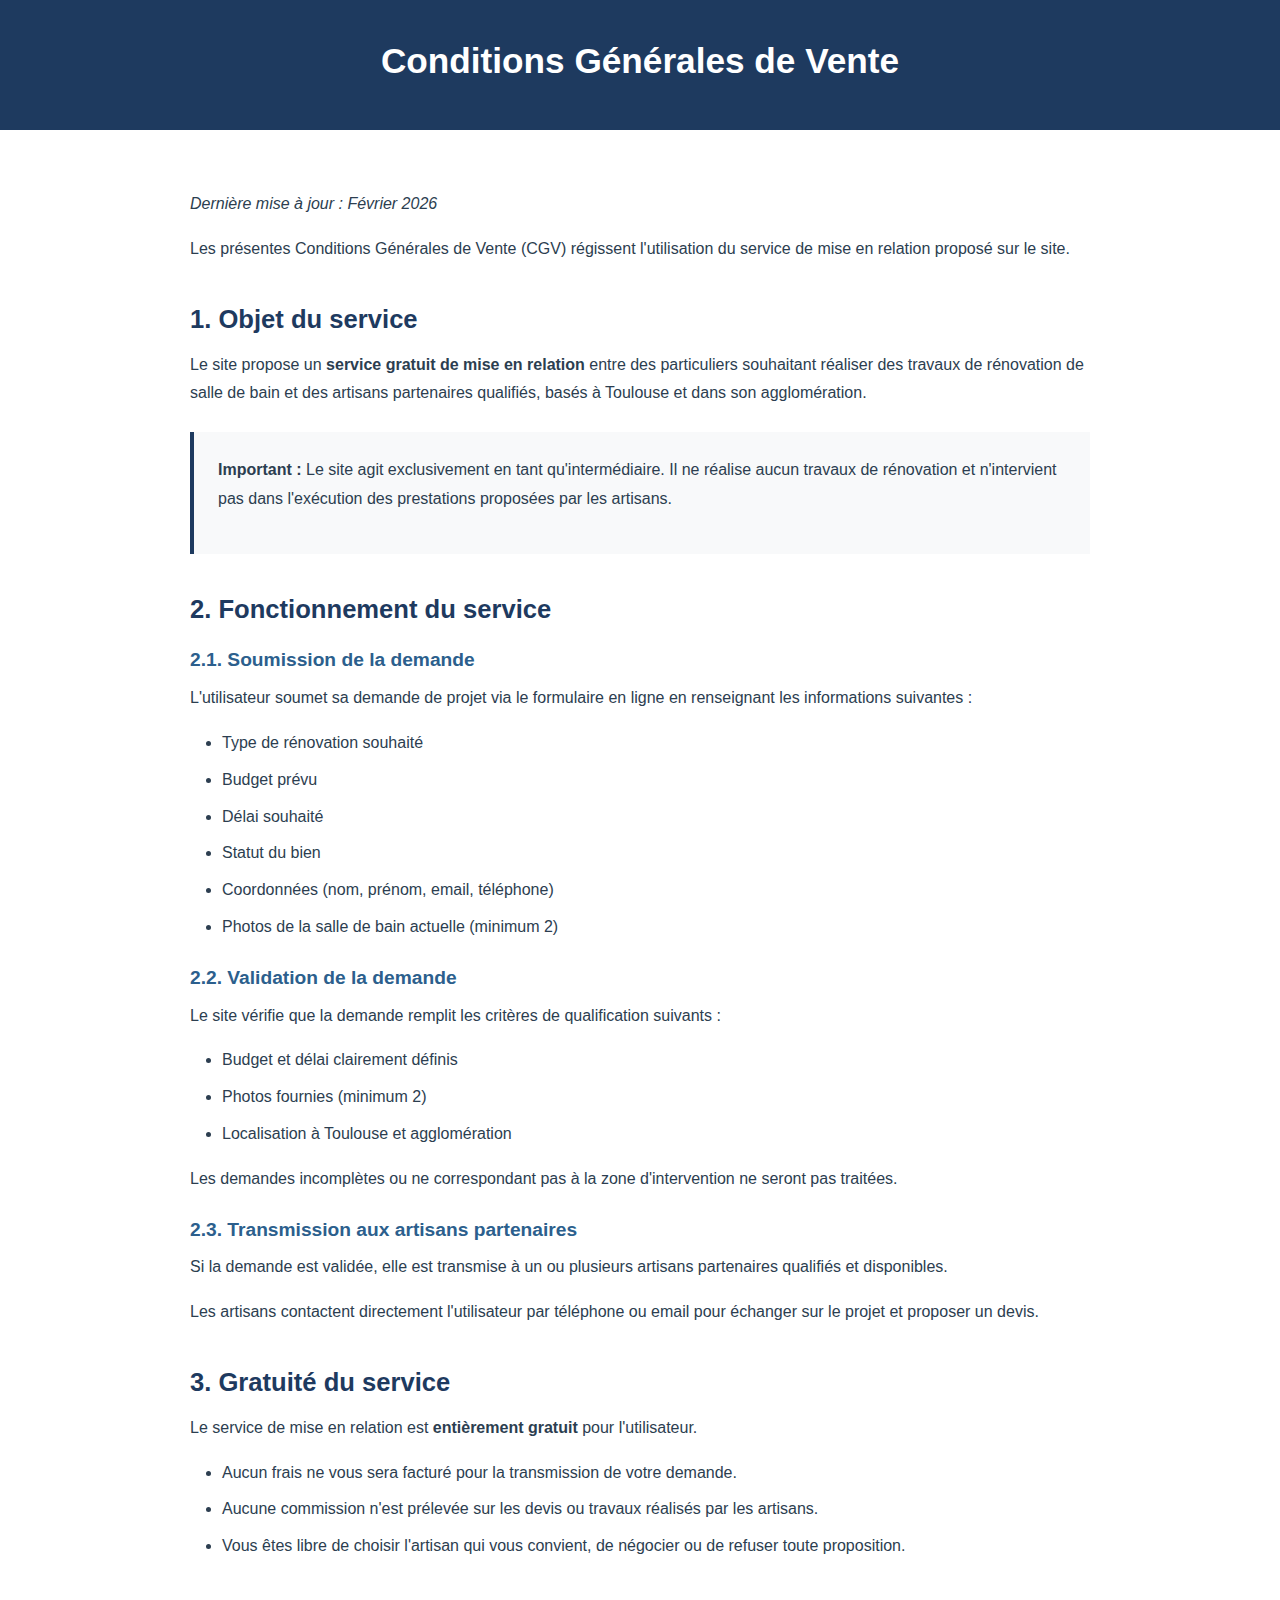
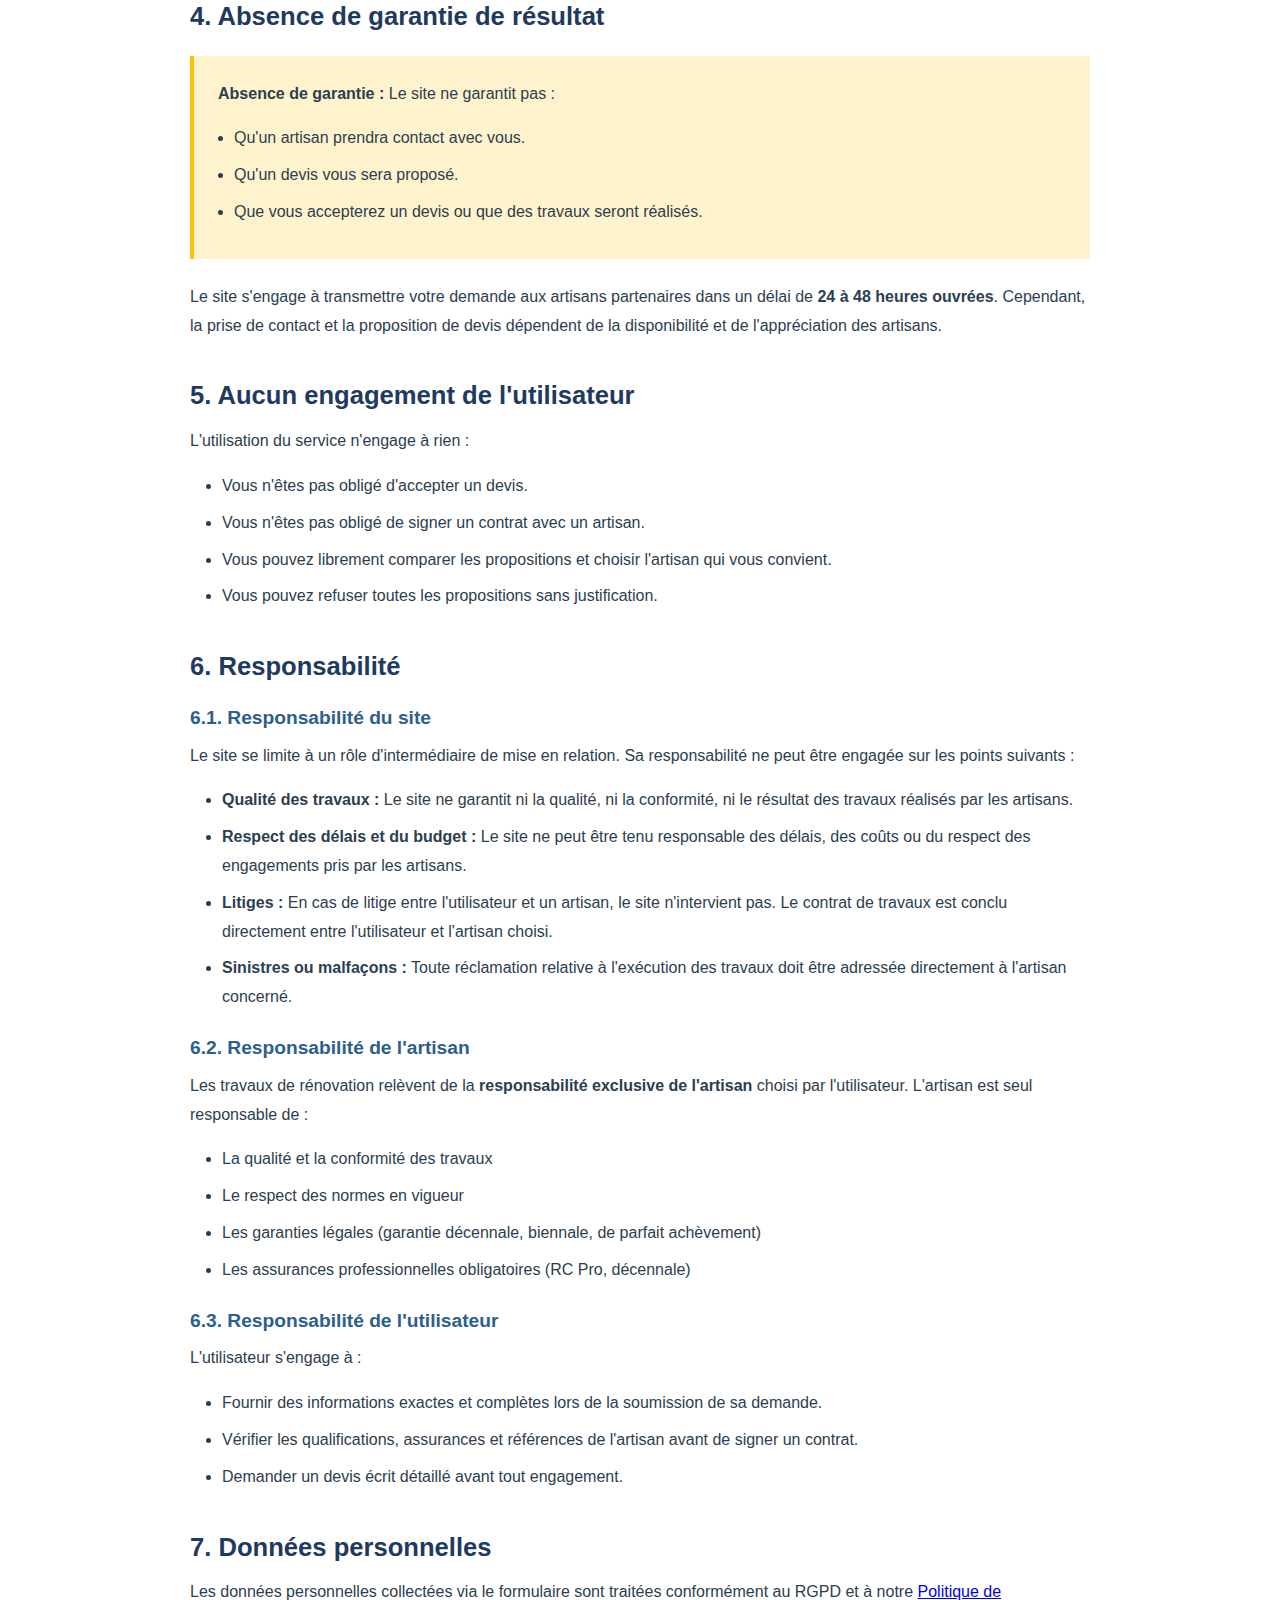
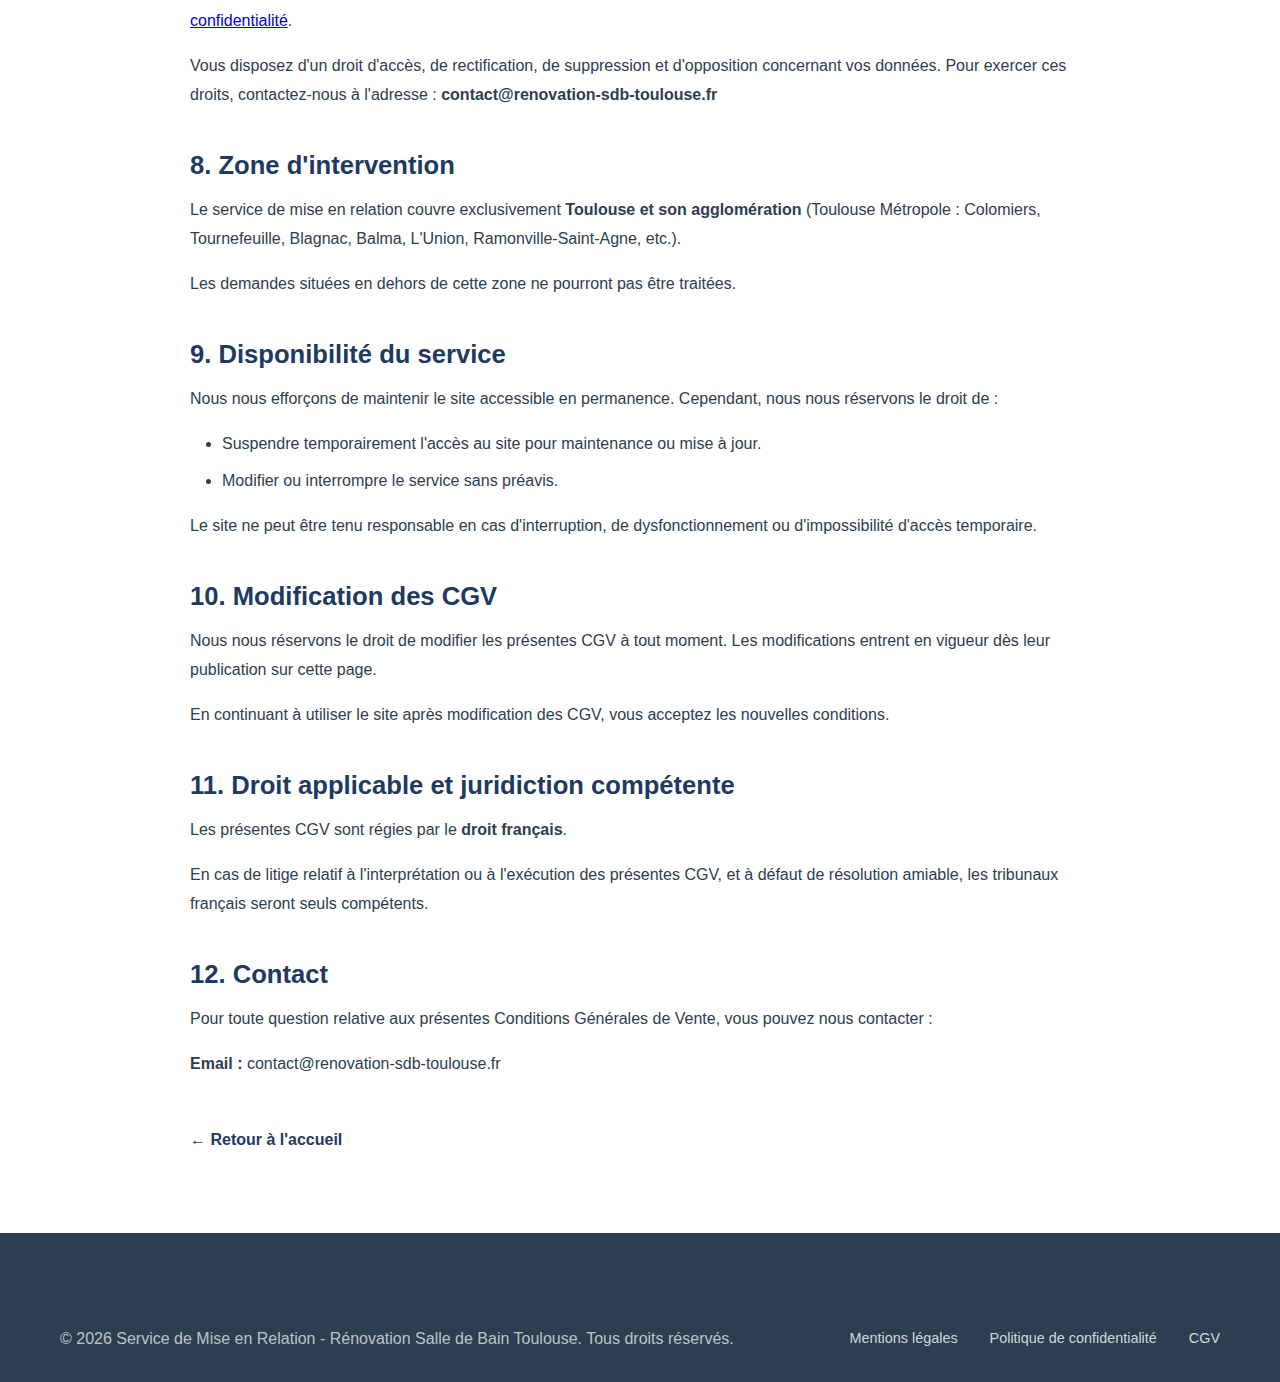
<file: cgv.html>
<!DOCTYPE html>
<html lang="fr">
<head>
    <meta charset="UTF-8">
    <meta name="viewport" content="width=device-width, initial-scale=1.0">
    <title>Conditions Générales de Vente - Rénovation Salle de Bain Toulouse</title>
    <link rel="stylesheet" href="styles.css">
    <style>
        .legal-page {
            background: var(--bg-white);
            padding: 60px 0 80px;
            min-height: 70vh;
        }
        .legal-header {
            background: var(--primary-color);
            color: white;
            padding: 40px 0;
            text-align: center;
        }
        .legal-header h1 {
            color: white;
            font-size: 2.2rem;
            margin-bottom: 0.5rem;
        }
        .legal-content {
            max-width: 900px;
            margin: 0 auto;
        }
        .legal-content h2 {
            color: var(--primary-color);
            font-size: 1.6rem;
            margin-top: 2.5rem;
            margin-bottom: 1rem;
            text-align: left;
        }
        .legal-content h3 {
            color: var(--secondary-color);
            font-size: 1.2rem;
            margin-top: 1.5rem;
            margin-bottom: 0.8rem;
        }
        .legal-content p {
            line-height: 1.8;
            color: var(--text-dark);
            margin-bottom: 1rem;
        }
        .legal-content ul {
            margin-left: 2rem;
            margin-bottom: 1rem;
        }
        .legal-content li {
            line-height: 1.8;
            margin-bottom: 0.5rem;
        }
        .back-link {
            display: inline-block;
            margin-top: 2rem;
            color: var(--primary-color);
            text-decoration: none;
            font-weight: 600;
        }
        .back-link:hover {
            color: var(--secondary-color);
        }
        .updated-date {
            font-style: italic;
            color: var(--text-light);
            margin-bottom: 2rem;
        }
        .warning-box {
            background: #fff3cd;
            border-left: 4px solid #ffc107;
            padding: 1.5rem;
            margin: 1.5rem 0;
        }
        .info-box {
            background: var(--bg-light);
            border-left: 4px solid var(--primary-color);
            padding: 1.5rem;
            margin: 1.5rem 0;
        }
    </style>
</head>
<body>
    <div class="legal-header">
        <div class="container">
            <h1>Conditions Générales de Vente</h1>
        </div>
    </div>

    <section class="legal-page">
        <div class="container">
            <div class="legal-content">
                <p class="updated-date">Dernière mise à jour : Février 2026</p>

                <p>Les présentes Conditions Générales de Vente (CGV) régissent l'utilisation du service de mise en relation proposé sur le site.</p>

                <h2>1. Objet du service</h2>
                <p>Le site propose un <strong>service gratuit de mise en relation</strong> entre des particuliers souhaitant réaliser des travaux de rénovation de salle de bain et des artisans partenaires qualifiés, basés à Toulouse et dans son agglomération.</p>

                <div class="info-box">
                    <p><strong>Important :</strong> Le site agit exclusivement en tant qu'intermédiaire. Il ne réalise aucun travaux de rénovation et n'intervient pas dans l'exécution des prestations proposées par les artisans.</p>
                </div>

                <h2>2. Fonctionnement du service</h2>

                <h3>2.1. Soumission de la demande</h3>
                <p>L'utilisateur soumet sa demande de projet via le formulaire en ligne en renseignant les informations suivantes :</p>
                <ul>
                    <li>Type de rénovation souhaité</li>
                    <li>Budget prévu</li>
                    <li>Délai souhaité</li>
                    <li>Statut du bien</li>
                    <li>Coordonnées (nom, prénom, email, téléphone)</li>
                    <li>Photos de la salle de bain actuelle (minimum 2)</li>
                </ul>

                <h3>2.2. Validation de la demande</h3>
                <p>Le site vérifie que la demande remplit les critères de qualification suivants :</p>
                <ul>
                    <li>Budget et délai clairement définis</li>
                    <li>Photos fournies (minimum 2)</li>
                    <li>Localisation à Toulouse et agglomération</li>
                </ul>
                <p>Les demandes incomplètes ou ne correspondant pas à la zone d'intervention ne seront pas traitées.</p>

                <h3>2.3. Transmission aux artisans partenaires</h3>
                <p>Si la demande est validée, elle est transmise à un ou plusieurs artisans partenaires qualifiés et disponibles.</p>
                <p>Les artisans contactent directement l'utilisateur par téléphone ou email pour échanger sur le projet et proposer un devis.</p>

                <h2>3. Gratuité du service</h2>
                <p>Le service de mise en relation est <strong>entièrement gratuit</strong> pour l'utilisateur.</p>
                <ul>
                    <li>Aucun frais ne vous sera facturé pour la transmission de votre demande.</li>
                    <li>Aucune commission n'est prélevée sur les devis ou travaux réalisés par les artisans.</li>
                    <li>Vous êtes libre de choisir l'artisan qui vous convient, de négocier ou de refuser toute proposition.</li>
                </ul>

                <h2>4. Absence de garantie de résultat</h2>

                <div class="warning-box">
                    <p><strong>Absence de garantie :</strong> Le site ne garantit pas :</p>
                    <ul style="margin-left: 1rem; margin-bottom: 0;">
                        <li>Qu'un artisan prendra contact avec vous.</li>
                        <li>Qu'un devis vous sera proposé.</li>
                        <li>Que vous accepterez un devis ou que des travaux seront réalisés.</li>
                    </ul>
                </div>

                <p>Le site s'engage à transmettre votre demande aux artisans partenaires dans un délai de <strong>24 à 48 heures ouvrées</strong>. Cependant, la prise de contact et la proposition de devis dépendent de la disponibilité et de l'appréciation des artisans.</p>

                <h2>5. Aucun engagement de l'utilisateur</h2>
                <p>L'utilisation du service n'engage à rien :</p>
                <ul>
                    <li>Vous n'êtes pas obligé d'accepter un devis.</li>
                    <li>Vous n'êtes pas obligé de signer un contrat avec un artisan.</li>
                    <li>Vous pouvez librement comparer les propositions et choisir l'artisan qui vous convient.</li>
                    <li>Vous pouvez refuser toutes les propositions sans justification.</li>
                </ul>

                <h2>6. Responsabilité</h2>

                <h3>6.1. Responsabilité du site</h3>
                <p>Le site se limite à un rôle d'intermédiaire de mise en relation. Sa responsabilité ne peut être engagée sur les points suivants :</p>
                <ul>
                    <li><strong>Qualité des travaux :</strong> Le site ne garantit ni la qualité, ni la conformité, ni le résultat des travaux réalisés par les artisans.</li>
                    <li><strong>Respect des délais et du budget :</strong> Le site ne peut être tenu responsable des délais, des coûts ou du respect des engagements pris par les artisans.</li>
                    <li><strong>Litiges :</strong> En cas de litige entre l'utilisateur et un artisan, le site n'intervient pas. Le contrat de travaux est conclu directement entre l'utilisateur et l'artisan choisi.</li>
                    <li><strong>Sinistres ou malfaçons :</strong> Toute réclamation relative à l'exécution des travaux doit être adressée directement à l'artisan concerné.</li>
                </ul>

                <h3>6.2. Responsabilité de l'artisan</h3>
                <p>Les travaux de rénovation relèvent de la <strong>responsabilité exclusive de l'artisan</strong> choisi par l'utilisateur. L'artisan est seul responsable de :</p>
                <ul>
                    <li>La qualité et la conformité des travaux</li>
                    <li>Le respect des normes en vigueur</li>
                    <li>Les garanties légales (garantie décennale, biennale, de parfait achèvement)</li>
                    <li>Les assurances professionnelles obligatoires (RC Pro, décennale)</li>
                </ul>

                <h3>6.3. Responsabilité de l'utilisateur</h3>
                <p>L'utilisateur s'engage à :</p>
                <ul>
                    <li>Fournir des informations exactes et complètes lors de la soumission de sa demande.</li>
                    <li>Vérifier les qualifications, assurances et références de l'artisan avant de signer un contrat.</li>
                    <li>Demander un devis écrit détaillé avant tout engagement.</li>
                </ul>

                <h2>7. Données personnelles</h2>
                <p>Les données personnelles collectées via le formulaire sont traitées conformément au RGPD et à notre <a href="politique-confidentialite.html">Politique de confidentialité</a>.</p>
                <p>Vous disposez d'un droit d'accès, de rectification, de suppression et d'opposition concernant vos données. Pour exercer ces droits, contactez-nous à l'adresse : <strong>contact@renovation-sdb-toulouse.fr</strong></p>

                <h2>8. Zone d'intervention</h2>
                <p>Le service de mise en relation couvre exclusivement <strong>Toulouse et son agglomération</strong> (Toulouse Métropole : Colomiers, Tournefeuille, Blagnac, Balma, L'Union, Ramonville-Saint-Agne, etc.).</p>
                <p>Les demandes situées en dehors de cette zone ne pourront pas être traitées.</p>

                <h2>9. Disponibilité du service</h2>
                <p>Nous nous efforçons de maintenir le site accessible en permanence. Cependant, nous nous réservons le droit de :</p>
                <ul>
                    <li>Suspendre temporairement l'accès au site pour maintenance ou mise à jour.</li>
                    <li>Modifier ou interrompre le service sans préavis.</li>
                </ul>
                <p>Le site ne peut être tenu responsable en cas d'interruption, de dysfonctionnement ou d'impossibilité d'accès temporaire.</p>

                <h2>10. Modification des CGV</h2>
                <p>Nous nous réservons le droit de modifier les présentes CGV à tout moment. Les modifications entrent en vigueur dès leur publication sur cette page.</p>
                <p>En continuant à utiliser le site après modification des CGV, vous acceptez les nouvelles conditions.</p>

                <h2>11. Droit applicable et juridiction compétente</h2>
                <p>Les présentes CGV sont régies par le <strong>droit français</strong>.</p>
                <p>En cas de litige relatif à l'interprétation ou à l'exécution des présentes CGV, et à défaut de résolution amiable, les tribunaux français seront seuls compétents.</p>

                <h2>12. Contact</h2>
                <p>Pour toute question relative aux présentes Conditions Générales de Vente, vous pouvez nous contacter :</p>
                <p><strong>Email :</strong> contact@renovation-sdb-toulouse.fr</p>

                <a href="index.html" class="back-link">← Retour à l'accueil</a>
            </div>
        </div>
    </section>

    <footer class="footer">
        <div class="container">
            <div class="footer-bottom" style="border-top: none; padding-top: 2rem;">
                <p>&copy; 2026 Service de Mise en Relation - Rénovation Salle de Bain Toulouse. Tous droits réservés.</p>
                <div class="footer-legal">
                    <a href="mentions-legales.html">Mentions légales</a>
                    <a href="politique-confidentialite.html">Politique de confidentialité</a>
                    <a href="cgv.html">CGV</a>
                </div>
            </div>
        </div>
    </footer>
</body>
</html>
</file>
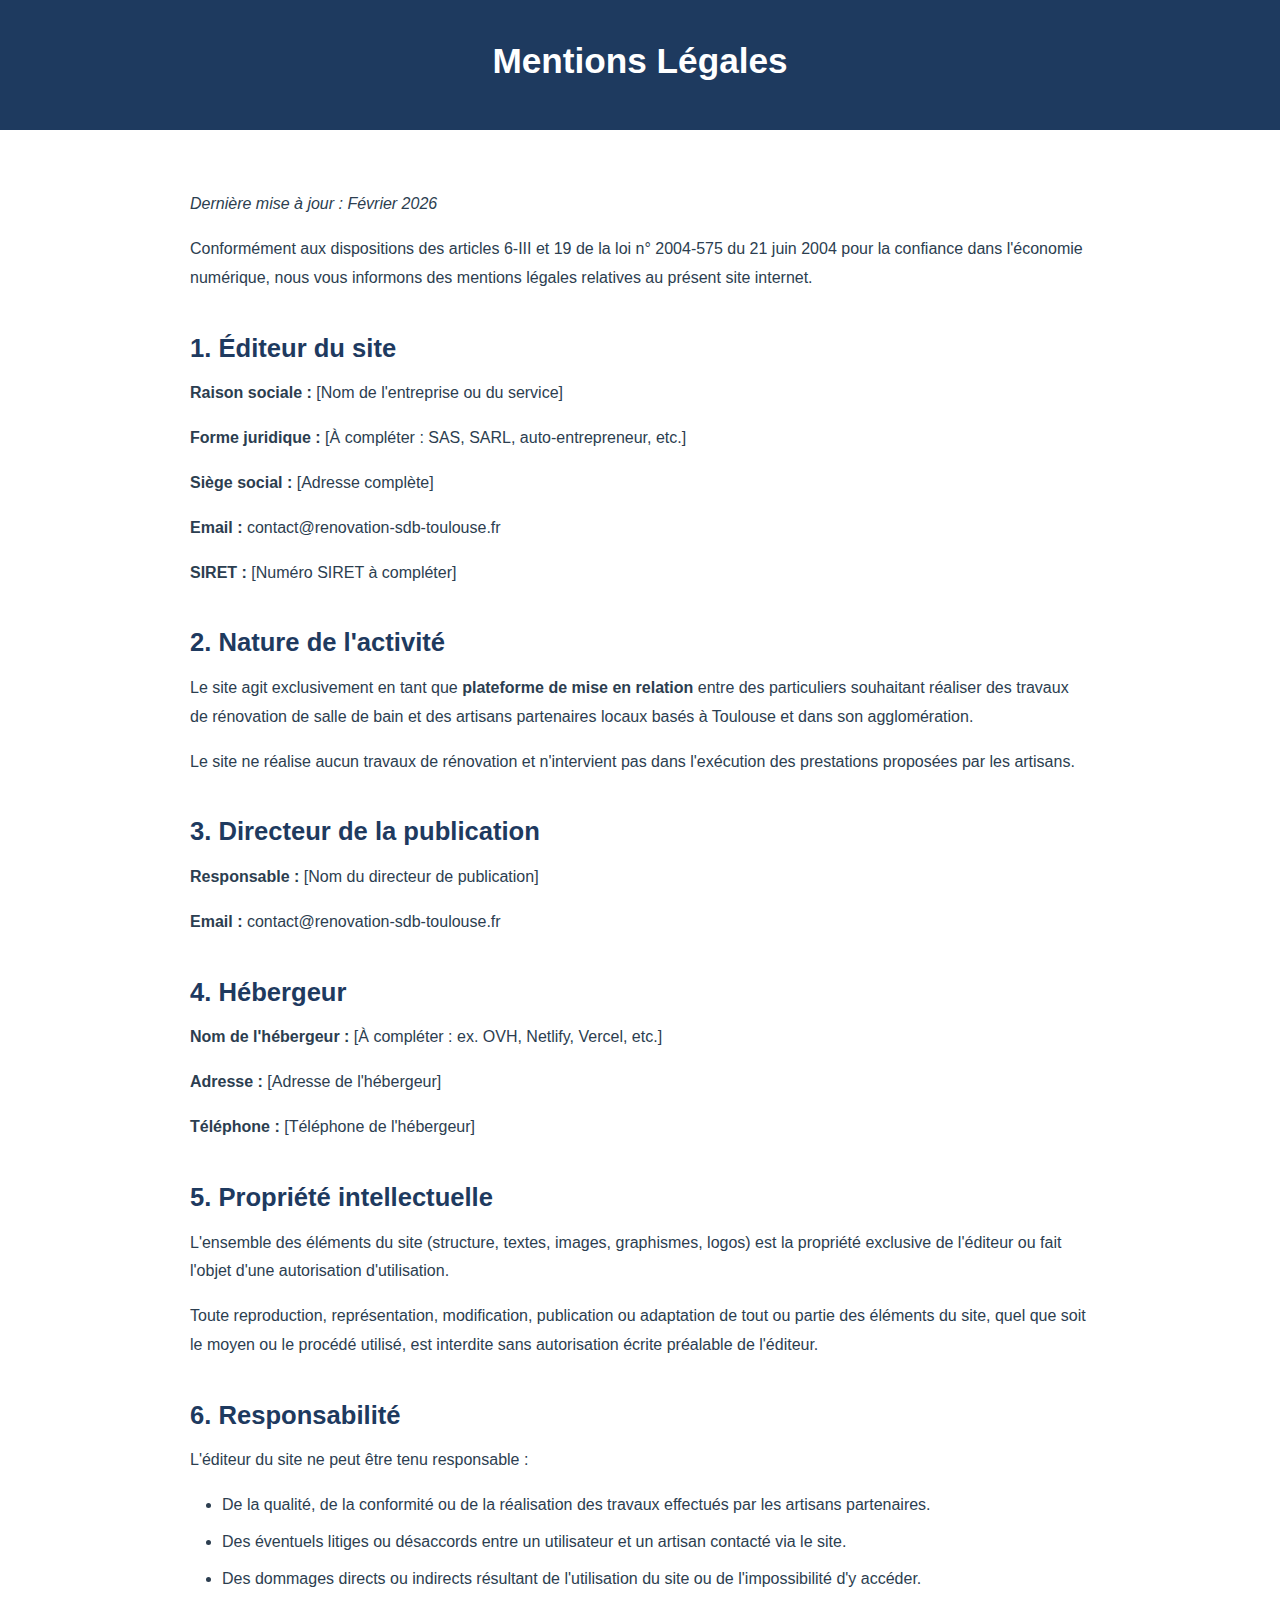
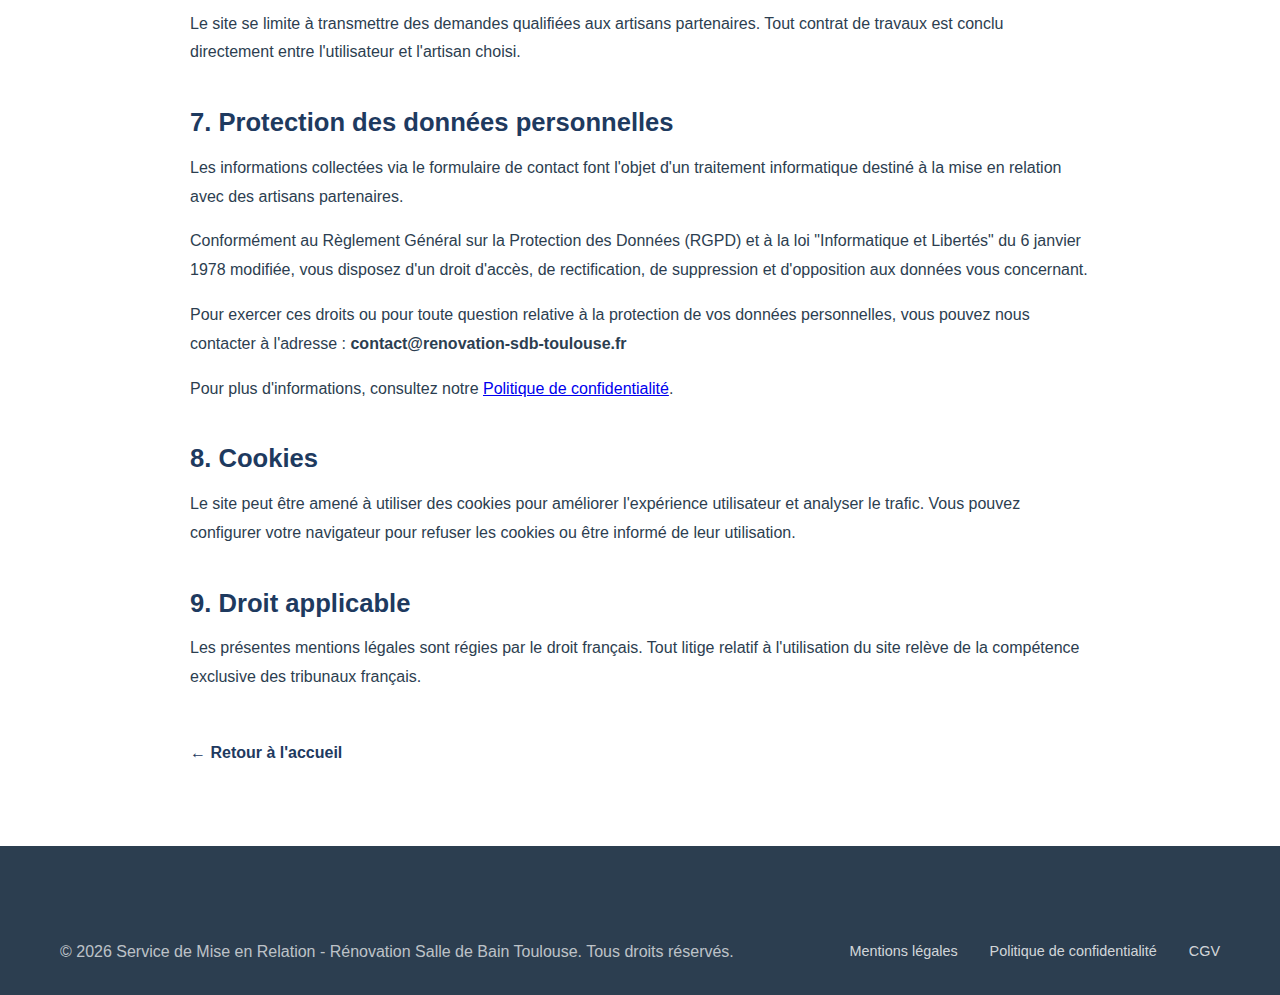
<file: mentions-legales.html>
<!DOCTYPE html>
<html lang="fr">
<head>
    <meta charset="UTF-8">
    <meta name="viewport" content="width=device-width, initial-scale=1.0">
    <title>Mentions Légales - Rénovation Salle de Bain Toulouse</title>
    <link rel="stylesheet" href="styles.css">
    <style>
        .legal-page {
            background: var(--bg-white);
            padding: 60px 0 80px;
            min-height: 70vh;
        }
        .legal-header {
            background: var(--primary-color);
            color: white;
            padding: 40px 0;
            text-align: center;
        }
        .legal-header h1 {
            color: white;
            font-size: 2.2rem;
            margin-bottom: 0.5rem;
        }
        .legal-content {
            max-width: 900px;
            margin: 0 auto;
        }
        .legal-content h2 {
            color: var(--primary-color);
            font-size: 1.6rem;
            margin-top: 2.5rem;
            margin-bottom: 1rem;
            text-align: left;
        }
        .legal-content h3 {
            color: var(--secondary-color);
            font-size: 1.2rem;
            margin-top: 1.5rem;
            margin-bottom: 0.8rem;
        }
        .legal-content p {
            line-height: 1.8;
            color: var(--text-dark);
            margin-bottom: 1rem;
        }
        .legal-content ul {
            margin-left: 2rem;
            margin-bottom: 1rem;
        }
        .legal-content li {
            line-height: 1.8;
            margin-bottom: 0.5rem;
        }
        .back-link {
            display: inline-block;
            margin-top: 2rem;
            color: var(--primary-color);
            text-decoration: none;
            font-weight: 600;
        }
        .back-link:hover {
            color: var(--secondary-color);
        }
        .updated-date {
            font-style: italic;
            color: var(--text-light);
            margin-bottom: 2rem;
        }
    </style>
</head>
<body>
    <div class="legal-header">
        <div class="container">
            <h1>Mentions Légales</h1>
        </div>
    </div>

    <section class="legal-page">
        <div class="container">
            <div class="legal-content">
                <p class="updated-date">Dernière mise à jour : Février 2026</p>

                <p>Conformément aux dispositions des articles 6-III et 19 de la loi n° 2004-575 du 21 juin 2004 pour la confiance dans l'économie numérique, nous vous informons des mentions légales relatives au présent site internet.</p>

                <h2>1. Éditeur du site</h2>
                <p><strong>Raison sociale :</strong> [Nom de l'entreprise ou du service]</p>
                <p><strong>Forme juridique :</strong> [À compléter : SAS, SARL, auto-entrepreneur, etc.]</p>
                <p><strong>Siège social :</strong> [Adresse complète]</p>
                <p><strong>Email :</strong> contact@renovation-sdb-toulouse.fr</p>
                <p><strong>SIRET :</strong> [Numéro SIRET à compléter]</p>

                <h2>2. Nature de l'activité</h2>
                <p>Le site agit exclusivement en tant que <strong>plateforme de mise en relation</strong> entre des particuliers souhaitant réaliser des travaux de rénovation de salle de bain et des artisans partenaires locaux basés à Toulouse et dans son agglomération.</p>
                <p>Le site ne réalise aucun travaux de rénovation et n'intervient pas dans l'exécution des prestations proposées par les artisans.</p>

                <h2>3. Directeur de la publication</h2>
                <p><strong>Responsable :</strong> [Nom du directeur de publication]</p>
                <p><strong>Email :</strong> contact@renovation-sdb-toulouse.fr</p>

                <h2>4. Hébergeur</h2>
                <p><strong>Nom de l'hébergeur :</strong> [À compléter : ex. OVH, Netlify, Vercel, etc.]</p>
                <p><strong>Adresse :</strong> [Adresse de l'hébergeur]</p>
                <p><strong>Téléphone :</strong> [Téléphone de l'hébergeur]</p>

                <h2>5. Propriété intellectuelle</h2>
                <p>L'ensemble des éléments du site (structure, textes, images, graphismes, logos) est la propriété exclusive de l'éditeur ou fait l'objet d'une autorisation d'utilisation.</p>
                <p>Toute reproduction, représentation, modification, publication ou adaptation de tout ou partie des éléments du site, quel que soit le moyen ou le procédé utilisé, est interdite sans autorisation écrite préalable de l'éditeur.</p>

                <h2>6. Responsabilité</h2>
                <p>L'éditeur du site ne peut être tenu responsable :</p>
                <ul>
                    <li>De la qualité, de la conformité ou de la réalisation des travaux effectués par les artisans partenaires.</li>
                    <li>Des éventuels litiges ou désaccords entre un utilisateur et un artisan contacté via le site.</li>
                    <li>Des dommages directs ou indirects résultant de l'utilisation du site ou de l'impossibilité d'y accéder.</li>
                </ul>
                <p>Le site se limite à transmettre des demandes qualifiées aux artisans partenaires. Tout contrat de travaux est conclu directement entre l'utilisateur et l'artisan choisi.</p>

                <h2>7. Protection des données personnelles</h2>
                <p>Les informations collectées via le formulaire de contact font l'objet d'un traitement informatique destiné à la mise en relation avec des artisans partenaires.</p>
                <p>Conformément au Règlement Général sur la Protection des Données (RGPD) et à la loi "Informatique et Libertés" du 6 janvier 1978 modifiée, vous disposez d'un droit d'accès, de rectification, de suppression et d'opposition aux données vous concernant.</p>
                <p>Pour exercer ces droits ou pour toute question relative à la protection de vos données personnelles, vous pouvez nous contacter à l'adresse : <strong>contact@renovation-sdb-toulouse.fr</strong></p>
                <p>Pour plus d'informations, consultez notre <a href="politique-confidentialite.html">Politique de confidentialité</a>.</p>

                <h2>8. Cookies</h2>
                <p>Le site peut être amené à utiliser des cookies pour améliorer l'expérience utilisateur et analyser le trafic. Vous pouvez configurer votre navigateur pour refuser les cookies ou être informé de leur utilisation.</p>

                <h2>9. Droit applicable</h2>
                <p>Les présentes mentions légales sont régies par le droit français. Tout litige relatif à l'utilisation du site relève de la compétence exclusive des tribunaux français.</p>

                <a href="index.html" class="back-link">← Retour à l'accueil</a>
            </div>
        </div>
    </section>

    <footer class="footer">
        <div class="container">
            <div class="footer-bottom" style="border-top: none; padding-top: 2rem;">
                <p>&copy; 2026 Service de Mise en Relation - Rénovation Salle de Bain Toulouse. Tous droits réservés.</p>
                <div class="footer-legal">
                    <a href="mentions-legales.html">Mentions légales</a>
                    <a href="politique-confidentialite.html">Politique de confidentialité</a>
                    <a href="cgv.html">CGV</a>
                </div>
            </div>
        </div>
    </footer>
</body>
</html>
</file>
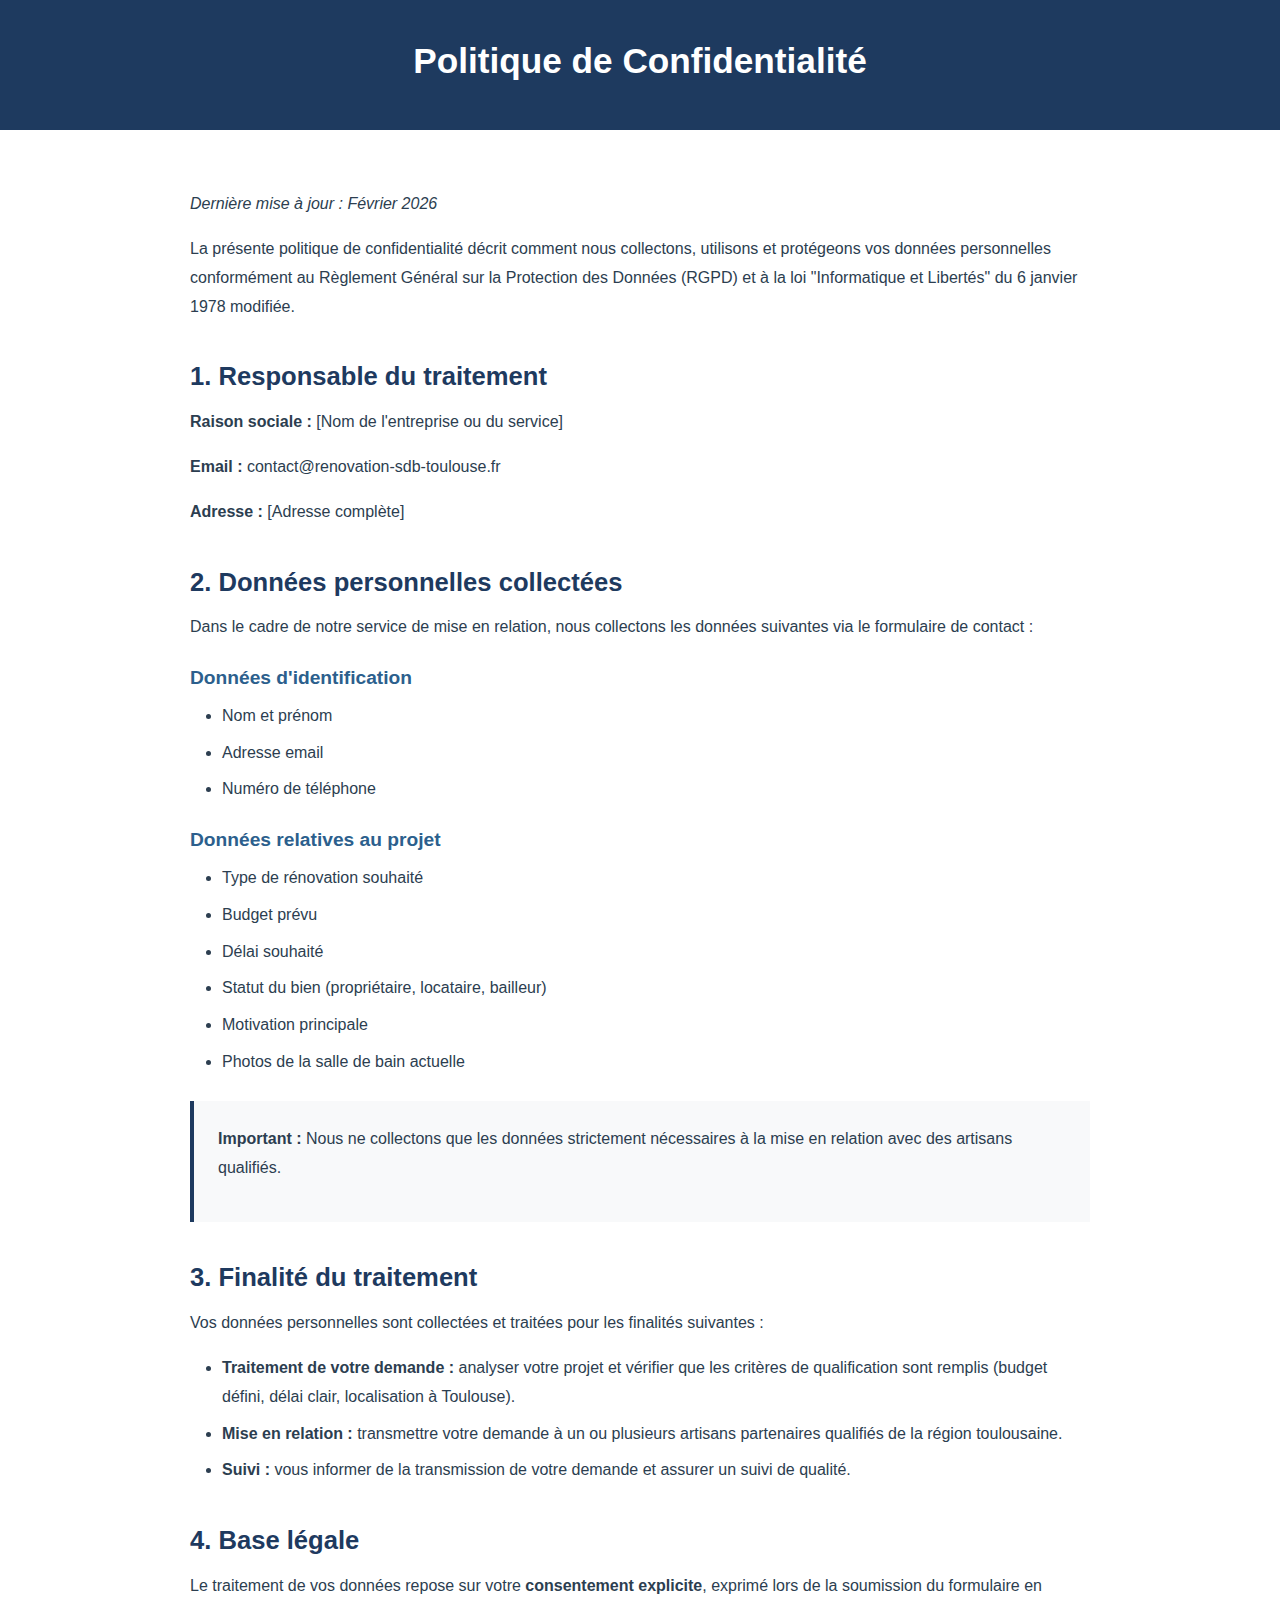
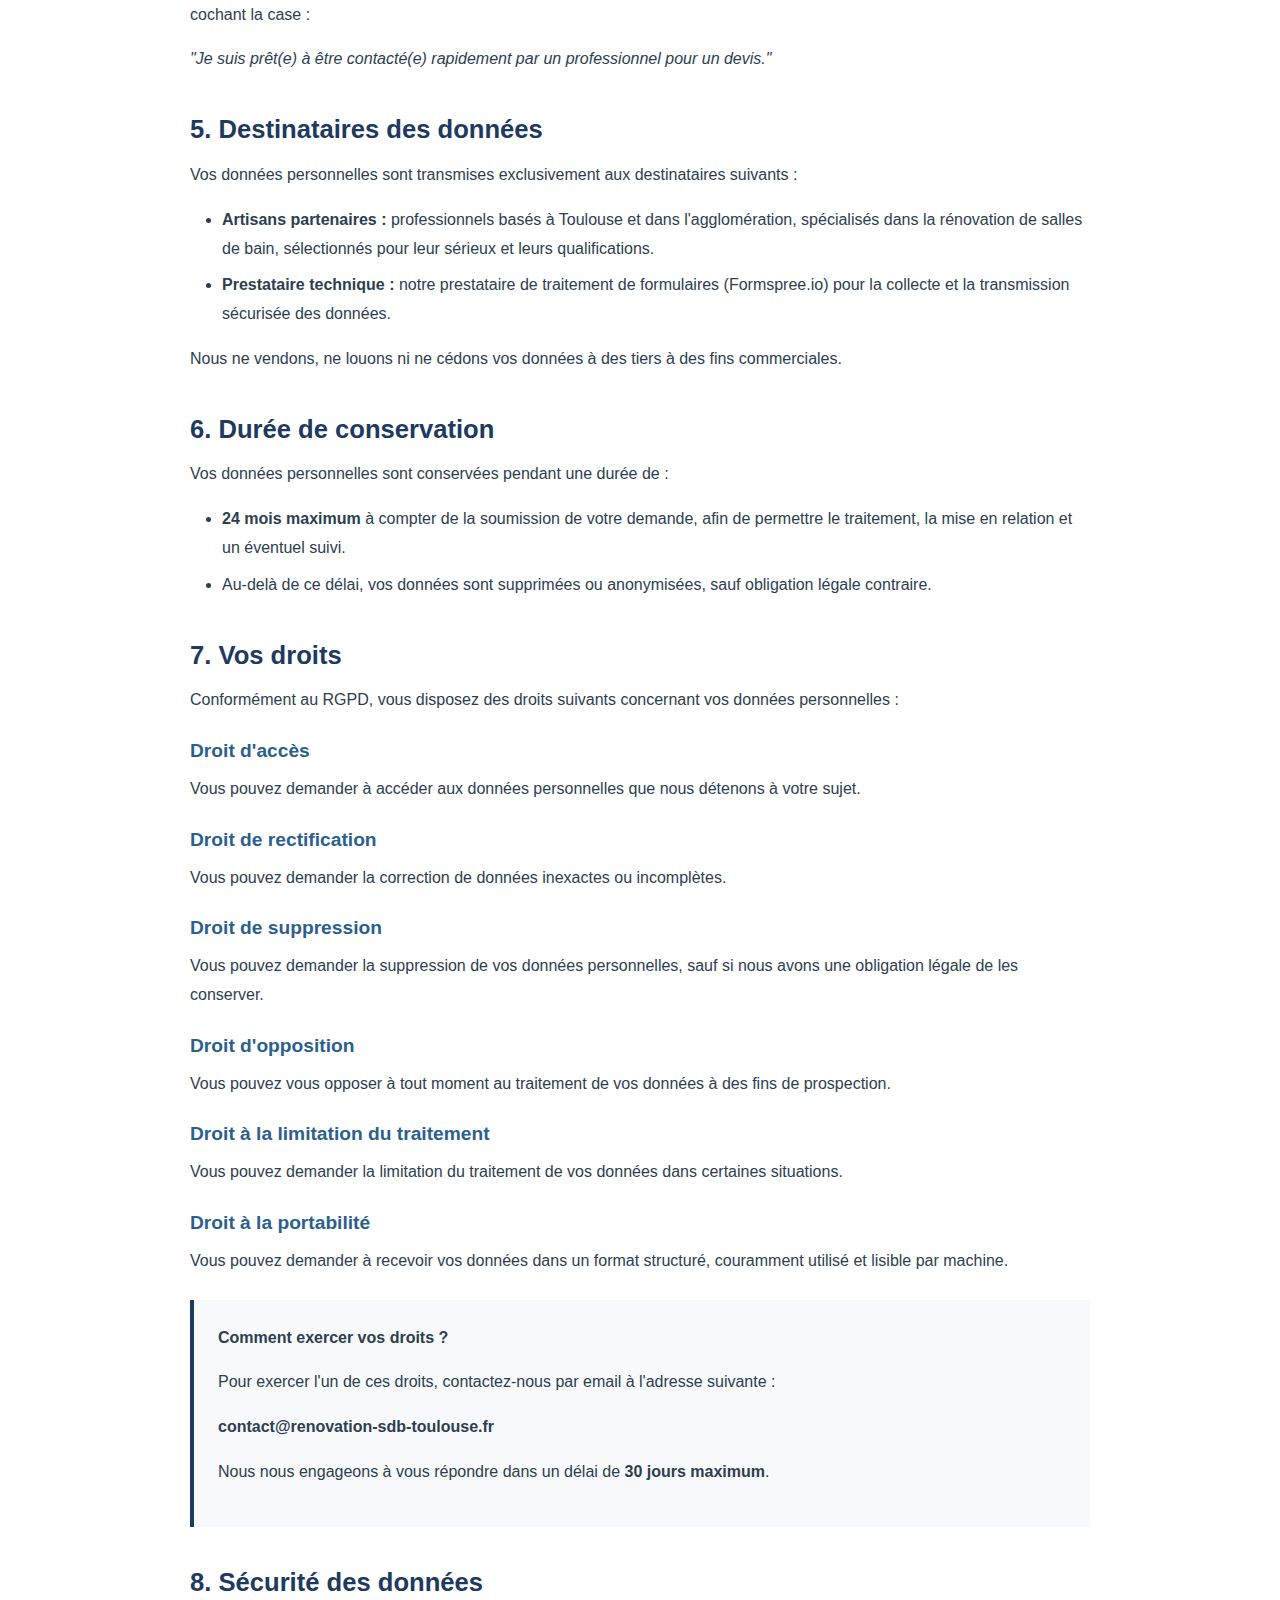
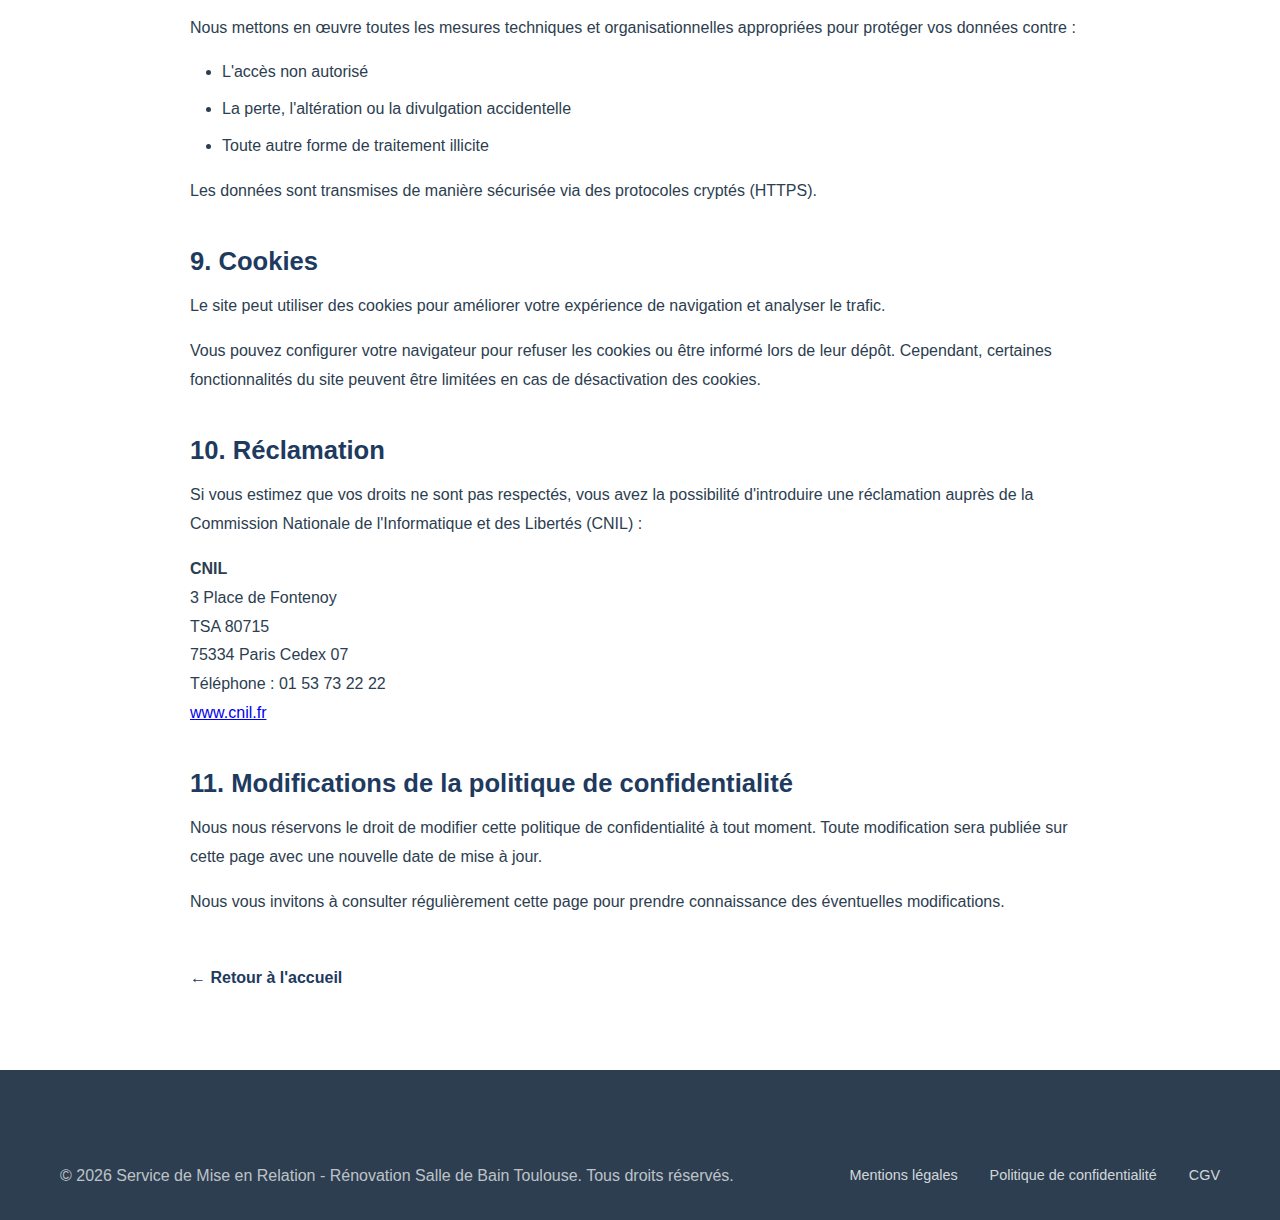
<file: politique-confidentialite.html>
<!DOCTYPE html>
<html lang="fr">
<head>
    <meta charset="UTF-8">
    <meta name="viewport" content="width=device-width, initial-scale=1.0">
    <title>Politique de Confidentialité - Rénovation Salle de Bain Toulouse</title>
    <link rel="stylesheet" href="styles.css">
    <style>
        .legal-page {
            background: var(--bg-white);
            padding: 60px 0 80px;
            min-height: 70vh;
        }
        .legal-header {
            background: var(--primary-color);
            color: white;
            padding: 40px 0;
            text-align: center;
        }
        .legal-header h1 {
            color: white;
            font-size: 2.2rem;
            margin-bottom: 0.5rem;
        }
        .legal-content {
            max-width: 900px;
            margin: 0 auto;
        }
        .legal-content h2 {
            color: var(--primary-color);
            font-size: 1.6rem;
            margin-top: 2.5rem;
            margin-bottom: 1rem;
            text-align: left;
        }
        .legal-content h3 {
            color: var(--secondary-color);
            font-size: 1.2rem;
            margin-top: 1.5rem;
            margin-bottom: 0.8rem;
        }
        .legal-content p {
            line-height: 1.8;
            color: var(--text-dark);
            margin-bottom: 1rem;
        }
        .legal-content ul {
            margin-left: 2rem;
            margin-bottom: 1rem;
        }
        .legal-content li {
            line-height: 1.8;
            margin-bottom: 0.5rem;
        }
        .back-link {
            display: inline-block;
            margin-top: 2rem;
            color: var(--primary-color);
            text-decoration: none;
            font-weight: 600;
        }
        .back-link:hover {
            color: var(--secondary-color);
        }
        .updated-date {
            font-style: italic;
            color: var(--text-light);
            margin-bottom: 2rem;
        }
        .highlight-box {
            background: var(--bg-light);
            border-left: 4px solid var(--primary-color);
            padding: 1.5rem;
            margin: 1.5rem 0;
        }
    </style>
</head>
<body>
    <div class="legal-header">
        <div class="container">
            <h1>Politique de Confidentialité</h1>
        </div>
    </div>

    <section class="legal-page">
        <div class="container">
            <div class="legal-content">
                <p class="updated-date">Dernière mise à jour : Février 2026</p>

                <p>La présente politique de confidentialité décrit comment nous collectons, utilisons et protégeons vos données personnelles conformément au Règlement Général sur la Protection des Données (RGPD) et à la loi "Informatique et Libertés" du 6 janvier 1978 modifiée.</p>

                <h2>1. Responsable du traitement</h2>
                <p><strong>Raison sociale :</strong> [Nom de l'entreprise ou du service]</p>
                <p><strong>Email :</strong> contact@renovation-sdb-toulouse.fr</p>
                <p><strong>Adresse :</strong> [Adresse complète]</p>

                <h2>2. Données personnelles collectées</h2>
                <p>Dans le cadre de notre service de mise en relation, nous collectons les données suivantes via le formulaire de contact :</p>

                <h3>Données d'identification</h3>
                <ul>
                    <li>Nom et prénom</li>
                    <li>Adresse email</li>
                    <li>Numéro de téléphone</li>
                </ul>

                <h3>Données relatives au projet</h3>
                <ul>
                    <li>Type de rénovation souhaité</li>
                    <li>Budget prévu</li>
                    <li>Délai souhaité</li>
                    <li>Statut du bien (propriétaire, locataire, bailleur)</li>
                    <li>Motivation principale</li>
                    <li>Photos de la salle de bain actuelle</li>
                </ul>

                <div class="highlight-box">
                    <p><strong>Important :</strong> Nous ne collectons que les données strictement nécessaires à la mise en relation avec des artisans qualifiés.</p>
                </div>

                <h2>3. Finalité du traitement</h2>
                <p>Vos données personnelles sont collectées et traitées pour les finalités suivantes :</p>
                <ul>
                    <li><strong>Traitement de votre demande :</strong> analyser votre projet et vérifier que les critères de qualification sont remplis (budget défini, délai clair, localisation à Toulouse).</li>
                    <li><strong>Mise en relation :</strong> transmettre votre demande à un ou plusieurs artisans partenaires qualifiés de la région toulousaine.</li>
                    <li><strong>Suivi :</strong> vous informer de la transmission de votre demande et assurer un suivi de qualité.</li>
                </ul>

                <h2>4. Base légale</h2>
                <p>Le traitement de vos données repose sur votre <strong>consentement explicite</strong>, exprimé lors de la soumission du formulaire en cochant la case :</p>
                <p><em>"Je suis prêt(e) à être contacté(e) rapidement par un professionnel pour un devis."</em></p>

                <h2>5. Destinataires des données</h2>
                <p>Vos données personnelles sont transmises exclusivement aux destinataires suivants :</p>
                <ul>
                    <li><strong>Artisans partenaires :</strong> professionnels basés à Toulouse et dans l'agglomération, spécialisés dans la rénovation de salles de bain, sélectionnés pour leur sérieux et leurs qualifications.</li>
                    <li><strong>Prestataire technique :</strong> notre prestataire de traitement de formulaires (Formspree.io) pour la collecte et la transmission sécurisée des données.</li>
                </ul>
                <p>Nous ne vendons, ne louons ni ne cédons vos données à des tiers à des fins commerciales.</p>

                <h2>6. Durée de conservation</h2>
                <p>Vos données personnelles sont conservées pendant une durée de :</p>
                <ul>
                    <li><strong>24 mois maximum</strong> à compter de la soumission de votre demande, afin de permettre le traitement, la mise en relation et un éventuel suivi.</li>
                    <li>Au-delà de ce délai, vos données sont supprimées ou anonymisées, sauf obligation légale contraire.</li>
                </ul>

                <h2>7. Vos droits</h2>
                <p>Conformément au RGPD, vous disposez des droits suivants concernant vos données personnelles :</p>

                <h3>Droit d'accès</h3>
                <p>Vous pouvez demander à accéder aux données personnelles que nous détenons à votre sujet.</p>

                <h3>Droit de rectification</h3>
                <p>Vous pouvez demander la correction de données inexactes ou incomplètes.</p>

                <h3>Droit de suppression</h3>
                <p>Vous pouvez demander la suppression de vos données personnelles, sauf si nous avons une obligation légale de les conserver.</p>

                <h3>Droit d'opposition</h3>
                <p>Vous pouvez vous opposer à tout moment au traitement de vos données à des fins de prospection.</p>

                <h3>Droit à la limitation du traitement</h3>
                <p>Vous pouvez demander la limitation du traitement de vos données dans certaines situations.</p>

                <h3>Droit à la portabilité</h3>
                <p>Vous pouvez demander à recevoir vos données dans un format structuré, couramment utilisé et lisible par machine.</p>

                <div class="highlight-box">
                    <p><strong>Comment exercer vos droits ?</strong></p>
                    <p>Pour exercer l'un de ces droits, contactez-nous par email à l'adresse suivante :</p>
                    <p><strong>contact@renovation-sdb-toulouse.fr</strong></p>
                    <p>Nous nous engageons à vous répondre dans un délai de <strong>30 jours maximum</strong>.</p>
                </div>

                <h2>8. Sécurité des données</h2>
                <p>Nous mettons en œuvre toutes les mesures techniques et organisationnelles appropriées pour protéger vos données contre :</p>
                <ul>
                    <li>L'accès non autorisé</li>
                    <li>La perte, l'altération ou la divulgation accidentelle</li>
                    <li>Toute autre forme de traitement illicite</li>
                </ul>
                <p>Les données sont transmises de manière sécurisée via des protocoles cryptés (HTTPS).</p>

                <h2>9. Cookies</h2>
                <p>Le site peut utiliser des cookies pour améliorer votre expérience de navigation et analyser le trafic.</p>
                <p>Vous pouvez configurer votre navigateur pour refuser les cookies ou être informé lors de leur dépôt. Cependant, certaines fonctionnalités du site peuvent être limitées en cas de désactivation des cookies.</p>

                <h2>10. Réclamation</h2>
                <p>Si vous estimez que vos droits ne sont pas respectés, vous avez la possibilité d'introduire une réclamation auprès de la Commission Nationale de l'Informatique et des Libertés (CNIL) :</p>
                <p><strong>CNIL</strong><br>
                3 Place de Fontenoy<br>
                TSA 80715<br>
                75334 Paris Cedex 07<br>
                Téléphone : 01 53 73 22 22<br>
                <a href="https://www.cnil.fr" target="_blank" rel="noopener">www.cnil.fr</a></p>

                <h2>11. Modifications de la politique de confidentialité</h2>
                <p>Nous nous réservons le droit de modifier cette politique de confidentialité à tout moment. Toute modification sera publiée sur cette page avec une nouvelle date de mise à jour.</p>
                <p>Nous vous invitons à consulter régulièrement cette page pour prendre connaissance des éventuelles modifications.</p>

                <a href="index.html" class="back-link">← Retour à l'accueil</a>
            </div>
        </div>
    </section>

    <footer class="footer">
        <div class="container">
            <div class="footer-bottom" style="border-top: none; padding-top: 2rem;">
                <p>&copy; 2026 Service de Mise en Relation - Rénovation Salle de Bain Toulouse. Tous droits réservés.</p>
                <div class="footer-legal">
                    <a href="mentions-legales.html">Mentions légales</a>
                    <a href="politique-confidentialite.html">Politique de confidentialité</a>
                    <a href="cgv.html">CGV</a>
                </div>
            </div>
        </div>
    </footer>
</body>
</html>
</file>
<file: styles.css>
/* Reset and Base Styles */
* {
    margin: 0;
    padding: 0;
    box-sizing: border-box;
}

:root {
    --primary-color: #1e3a5f;
    --secondary-color: #2c5f8d;
    --accent-color: #e74c3c;
    --accent-hover: #c0392b;
    --text-dark: #2c3e50;
    --text-light: #6c757d;
    --bg-light: #f8f9fa;
    --bg-white: #ffffff;
    --border-color: #dee2e6;
    --success-color: #27ae60;
    --warning-color: #f39c12;
}

body {
    font-family: -apple-system, BlinkMacSystemFont, 'Segoe UI', 'Roboto', 'Helvetica Neue', Arial, sans-serif;
    line-height: 1.6;
    color: var(--text-dark);
    background: var(--bg-white);
}

.container {
    max-width: 1200px;
    margin: 0 auto;
    padding: 0 20px;
}

section {
    padding: 60px 0;
}

h1, h2, h3, h4 {
    font-weight: 700;
    line-height: 1.2;
    margin-bottom: 1rem;
}

h1 {
    font-size: 3rem;
}

h2 {
    font-size: 2.3rem;
    text-align: center;
    color: var(--primary-color);
    margin-bottom: 1.2rem;
}

h3 {
    font-size: 1.5rem;
}

h4 {
    font-size: 1.2rem;
    color: var(--primary-color);
    margin-bottom: 1.5rem;
}

.section-subtitle {
    text-align: center;
    font-size: 1.1rem;
    color: var(--text-light);
    max-width: 700px;
    margin: 0 auto 2rem;
}

/* Hero Section */
.hero {
    position: relative;
    min-height: 480px;
    background: linear-gradient(135deg, var(--primary-color) 0%, var(--secondary-color) 100%);
    background-image: url('https://images.unsplash.com/photo-1552321554-5fefe8c9ef14?w=1920&h=800&fit=crop');
    background-size: cover;
    background-position: center;
    display: flex;
    align-items: center;
    justify-content: center;
    padding: 60px 0;
}

.hero-overlay {
    position: absolute;
    top: 0;
    left: 0;
    right: 0;
    bottom: 0;
    background: linear-gradient(135deg, rgba(30, 58, 95, 0.92) 0%, rgba(44, 95, 141, 0.88) 100%);
}

.hero-content {
    position: relative;
    z-index: 2;
    color: white;
    text-align: center;
    width: 100%;
}

.hero h1 {
    font-size: 3.2rem;
    margin-bottom: 1.8rem;
    text-shadow: 2px 2px 4px rgba(0, 0, 0, 0.3);
}

.hero-subtitle {
    font-size: 1.25rem;
    margin: 0 auto 0.8rem;
    max-width: 750px;
    line-height: 1.75;
    opacity: 0.96;
}

.hero-qualifier {
    font-size: 1rem;
    margin: 0 auto 2.5rem;
    max-width: 650px;
    line-height: 1.6;
    opacity: 0.9;
    font-weight: 500;
    border-left: 3px solid rgba(255, 255, 255, 0.4);
    padding-left: 1rem;
}

.btn-primary {
    display: inline-block;
    background: var(--accent-color);
    color: white;
    padding: 18px 40px;
    font-size: 1.2rem;
    font-weight: 600;
    text-decoration: none;
    border-radius: 6px;
    transition: all 0.3s ease;
    box-shadow: 0 4px 15px rgba(231, 76, 60, 0.4);
    margin-bottom: 2rem;
}

.btn-primary:hover {
    background: var(--accent-hover);
    transform: translateY(-2px);
    box-shadow: 0 6px 20px rgba(231, 76, 60, 0.5);
}

.hero-badges {
    display: flex;
    gap: 2.5rem;
    flex-wrap: wrap;
    justify-content: center;
    margin-top: 0;
}

.badge {
    display: flex;
    align-items: center;
    gap: 0.6rem;
    font-size: 1.05rem;
    font-weight: 500;
}

.badge svg {
    color: var(--success-color);
    flex-shrink: 0;
}

/* Social Proof Section */
.social-proof {
    background: var(--bg-light);
    padding: 30px 0;
}

.stats-grid {
    display: grid;
    grid-template-columns: repeat(auto-fit, minmax(220px, 1fr));
    gap: 1rem;
    text-align: center;
}

.stat-item {
    padding: 0.8rem 1rem;
}

.stat-number {
    font-size: 1.8rem;
    font-weight: 700;
    color: var(--primary-color);
    margin-bottom: 0.3rem;
    display: flex;
    align-items: center;
    justify-content: center;
    gap: 0.5rem;
}

.stat-icon {
    flex-shrink: 0;
    color: var(--primary-color);
}

.stat-label {
    font-size: 0.95rem;
    color: var(--text-light);
}

/* Gallery Section */
.carousel-section {
    background: var(--bg-white);
}

.gallery-grid {
    display: grid;
    grid-template-columns: repeat(3, 1fr);
    gap: 2rem;
    margin: 2.5rem auto 0;
    max-width: 1100px;
}

.gallery-card {
    background: var(--bg-white);
    border-radius: 10px;
    box-shadow: 0 2px 12px rgba(0, 0, 0, 0.08);
    overflow: hidden;
    transition: all 0.3s ease;
}

.gallery-card:hover {
    transform: translateY(-4px);
    box-shadow: 0 6px 24px rgba(0, 0, 0, 0.12);
}

.gallery-card img {
    width: 100%;
    height: auto;
    display: block;
    object-fit: contain;
}

/* Trust Section */
.trust-section {
    background: var(--bg-white);
    padding: 50px 0;
}

.trust-premium-statement {
    text-align: center;
    font-size: 1.05rem;
    color: var(--primary-color);
    font-weight: 600;
    margin: 1.5rem auto 2.5rem;
    max-width: 600px;
    padding: 1rem 1.5rem;
    background: var(--bg-light);
    border-radius: 8px;
}

.trust-grid {
    display: grid;
    grid-template-columns: repeat(auto-fit, minmax(260px, 1fr));
    gap: 2.5rem;
    margin: 2rem 0 3rem;
}

.trust-item {
    text-align: center;
}

.trust-icon {
    color: var(--primary-color);
    margin: 0 auto 1.2rem;
    display: flex;
    justify-content: center;
    align-items: center;
}

.trust-icon svg {
    width: 48px;
    height: 48px;
}

.trust-item h3 {
    font-size: 1.15rem;
    color: var(--primary-color);
    margin-bottom: 0.8rem;
    font-weight: 600;
}

.trust-item p {
    font-size: 0.95rem;
    line-height: 1.6;
    color: var(--text-dark);
}

/* Certifications Bar */
.certifications-bar {
    background: var(--bg-white);
    border-radius: 8px;
    padding: 2rem;
    text-align: center;
    box-shadow: 0 2px 8px rgba(0, 0, 0, 0.06);
}

.certifications-intro {
    font-size: 0.95rem;
    color: var(--text-light);
    margin-bottom: 1.5rem;
    font-weight: 500;
}

.certifications-logos {
    display: flex;
    justify-content: center;
    align-items: center;
    gap: 3rem;
    flex-wrap: wrap;
}

.cert-logo {
    display: flex;
    align-items: center;
    justify-content: center;
}

.cert-logo-img {
    height: 80px;
    width: auto;
    object-fit: contain;
    max-width: 180px;
}

/* Testimonials Section */
.testimonials-section {
    background: var(--bg-light);
}

.testimonials-grid {
    display: grid;
    grid-template-columns: repeat(auto-fit, minmax(280px, 1fr));
    gap: 2rem;
    margin-top: 3rem;
}

.testimonial-card {
    background: var(--bg-white);
    padding: 2rem;
    border-radius: 8px;
    box-shadow: 0 2px 8px rgba(0, 0, 0, 0.08);
    transition: transform 0.3s ease, box-shadow 0.3s ease;
}

.testimonial-card:hover {
    transform: translateY(-5px);
    box-shadow: 0 8px 20px rgba(0, 0, 0, 0.12);
}

.stars {
    color: #f39c12;
    font-size: 1.2rem;
    margin-bottom: 1rem;
}

.testimonial-text {
    font-size: 1rem;
    line-height: 1.7;
    color: var(--text-dark);
    margin-bottom: 1.5rem;
    font-style: italic;
}

.testimonial-author {
    display: flex;
    flex-direction: column;
    gap: 0.3rem;
    margin-bottom: 0.8rem;
}

.testimonial-author strong {
    color: var(--primary-color);
    font-size: 1.05rem;
}

.testimonial-author span {
    font-size: 0.9rem;
    color: var(--text-light);
}

.testimonial-project {
    display: inline-block;
    background: var(--bg-light);
    color: var(--primary-color);
    padding: 6px 12px;
    border-radius: 4px;
    font-size: 0.85rem;
    font-weight: 600;
}

/* Testimonials Section */
.testimonials-section {
    background: var(--bg-light);
    padding: 60px 0;
    overflow: hidden;
}

.testimonials-carousel-container {
    margin-top: 2.5rem;
    overflow: hidden;
}

.testimonials-carousel-wrapper {
    overflow: hidden;
}

.testimonials-carousel-track {
    display: flex;
    gap: 1.5rem;
    animation: scrollTestimonials 25s linear infinite;
}

.testimonials-carousel-track:hover {
    animation-play-state: paused;
}

@keyframes scrollTestimonials {
    0% {
        transform: translateX(0);
    }
    100% {
        transform: translateX(calc(-340px * 5 - 1.5rem * 5));
    }
}

.testimonial-card {
    background: var(--bg-white);
    padding: 1.8rem;
    border-radius: 10px;
    box-shadow: 0 2px 8px rgba(0, 0, 0, 0.08);
    min-width: 340px;
    max-width: 340px;
    flex-shrink: 0;
    transition: all 0.3s ease;
}

.testimonial-card:hover {
    box-shadow: 0 4px 14px rgba(0, 0, 0, 0.12);
    transform: translateY(-3px);
}

.testimonial-stars {
    display: flex;
    gap: 0.25rem;
    margin-bottom: 1rem;
}

.testimonial-stars svg {
    width: 18px;
    height: 18px;
    color: #d4af37;
}

.testimonial-text {
    font-size: 0.92rem;
    line-height: 1.65;
    color: var(--text-dark);
    margin-bottom: 1rem;
    min-height: 66px;
}

.testimonial-author {
    font-size: 0.88rem;
    color: var(--text-light);
    font-weight: 600;
    margin: 0;
}

/* FAQ Section */
.faq-section {
    background: var(--bg-white);
}

.faq-list {
    max-width: 900px;
    margin: 0 auto;
}

.faq-item {
    background: var(--bg-white);
    border: 1px solid var(--border-color);
    border-radius: 8px;
    margin-bottom: 0.8rem;
    overflow: hidden;
    transition: box-shadow 0.3s ease;
}

.faq-item:hover {
    box-shadow: 0 4px 12px rgba(0, 0, 0, 0.08);
}

.faq-question {
    width: 100%;
    background: var(--bg-white);
    border: none;
    padding: 1.2rem;
    display: flex;
    justify-content: space-between;
    align-items: center;
    cursor: pointer;
    font-size: 1.05rem;
    font-weight: 600;
    color: var(--primary-color);
    text-align: left;
    transition: background 0.3s ease;
}

.faq-question:hover {
    background: var(--bg-light);
}

.faq-icon {
    flex-shrink: 0;
    transition: transform 0.3s ease;
    color: var(--primary-color);
}

.faq-item.active .faq-icon {
    transform: rotate(180deg);
}

.faq-answer {
    max-height: 0;
    overflow: hidden;
    transition: max-height 0.4s ease, padding 0.4s ease;
    background: var(--bg-light);
}

.faq-item.active .faq-answer {
    max-height: 1000px;
    padding: 1.2rem;
}

.faq-answer p {
    margin-bottom: 1rem;
    line-height: 1.7;
    color: var(--text-dark);
}

.faq-answer ul {
    margin-left: 1.5rem;
    margin-bottom: 1rem;
}

.faq-answer li {
    margin-bottom: 0.5rem;
    line-height: 1.7;
}

.faq-answer strong {
    color: var(--primary-color);
}

/* Form Section */
.form-section {
    background: var(--bg-white);
    color: var(--text-dark);
}

.form-header {
    text-align: center;
    margin-bottom: 2.5rem;
}

.form-header h2 {
    color: var(--primary-color);
}

.form-header p {
    color: var(--text-dark);
    font-size: 1.05rem;
}

.form-qualifier {
    max-width: 700px;
    margin: 1.2rem auto 0;
    font-size: 0.95rem;
    color: var(--text-light);
    font-style: italic;
    padding: 0.8rem 1.2rem;
    background: var(--bg-light);
    border-radius: 6px;
    border-left: 3px solid var(--primary-color);
}

.lead-form {
    background: var(--bg-white);
    padding: 2.5rem;
    border-radius: 12px;
    box-shadow: 0 10px 40px rgba(0, 0, 0, 0.2);
}

.form-grid {
    display: grid;
    grid-template-columns: repeat(2, 1fr);
    gap: 1.5rem;
}

.form-group {
    display: flex;
    flex-direction: column;
}

.form-group.full-width {
    grid-column: 1 / -1;
}

.form-group label {
    font-weight: 600;
    color: var(--text-dark);
    margin-bottom: 0.5rem;
    font-size: 0.95rem;
}

.required {
    color: var(--accent-color);
    margin-left: 3px;
}

.field-help {
    font-weight: 400;
    color: var(--text-light);
    font-size: 0.85rem;
    margin-left: 5px;
}

.form-group input,
.form-group select {
    padding: 12px 16px;
    border: 2px solid var(--border-color);
    border-radius: 6px;
    font-size: 1rem;
    font-family: inherit;
    transition: border-color 0.3s ease, box-shadow 0.3s ease;
}

.form-group input:focus,
.form-group select:focus {
    outline: none;
    border-color: var(--primary-color);
    box-shadow: 0 0 0 3px rgba(30, 58, 95, 0.1);
}

.form-group select {
    cursor: pointer;
    background: white;
}

/* File Upload Styling */
.file-upload-wrapper {
    position: relative;
}

.file-upload-wrapper input[type="file"] {
    position: absolute;
    opacity: 0;
    width: 100%;
    height: 100%;
    cursor: pointer;
    z-index: 2;
}

.file-upload-hint {
    border: 2px dashed var(--border-color);
    border-radius: 8px;
    padding: 2.5rem;
    text-align: center;
    background: var(--bg-light);
    transition: all 0.3s ease;
}

.file-upload-wrapper:hover .file-upload-hint {
    border-color: var(--primary-color);
    background: rgba(30, 58, 95, 0.03);
}

.file-upload-hint svg {
    color: var(--primary-color);
    margin-bottom: 1rem;
}

.file-upload-hint p {
    margin-bottom: 0.5rem;
    color: var(--text-dark);
}

.file-formats {
    font-size: 0.85rem;
    color: var(--text-light);
}

.warning-message {
    display: flex;
    align-items: flex-start;
    gap: 0.8rem;
    background: #fff3cd;
    border: 1px solid #ffc107;
    border-radius: 6px;
    padding: 1rem;
    margin-top: 1rem;
    font-size: 0.95rem;
    color: #856404;
}

.warning-message svg {
    flex-shrink: 0;
    color: #ffc107;
    margin-top: 2px;
}

/* Checkbox Styling */
.checkbox-wrapper {
    display: flex;
    align-items: flex-start;
    gap: 0.8rem;
}

.checkbox-wrapper input[type="checkbox"] {
    width: 20px;
    height: 20px;
    cursor: pointer;
    margin-top: 3px;
    flex-shrink: 0;
}

.checkbox-label {
    font-weight: 500;
    color: var(--text-dark);
    cursor: pointer;
    line-height: 1.6;
}

/* Submit Button */
.btn-submit {
    width: 100%;
    background: var(--accent-color);
    color: white;
    padding: 18px 40px;
    font-size: 1.2rem;
    font-weight: 600;
    border: none;
    border-radius: 6px;
    cursor: pointer;
    transition: all 0.3s ease;
    display: flex;
    align-items: center;
    justify-content: center;
    gap: 0.8rem;
    box-shadow: 0 4px 15px rgba(231, 76, 60, 0.4);
}

.btn-submit:hover {
    background: var(--accent-hover);
    transform: translateY(-2px);
    box-shadow: 0 6px 20px rgba(231, 76, 60, 0.5);
}

.btn-submit svg {
    width: 20px;
    height: 20px;
}

.form-footer-text {
    text-align: center;
    color: var(--text-light);
    font-size: 0.9rem;
    margin-top: 1rem;
}

/* Footer */
.footer {
    background: var(--text-dark);
    color: white;
    padding: 60px 0 30px;
}

.footer-grid {
    display: grid;
    grid-template-columns: repeat(auto-fit, minmax(250px, 1fr));
    gap: 3rem;
    margin-bottom: 3rem;
}

.footer h3 {
    color: white;
    margin-bottom: 1rem;
}

.footer h4 {
    color: white;
    font-size: 1.1rem;
    margin-bottom: 1.2rem;
}

.footer p {
    line-height: 1.7;
    color: rgba(255, 255, 255, 0.8);
    margin-bottom: 1rem;
}

.footer ul {
    list-style: none;
}

.footer ul li {
    margin-bottom: 0.7rem;
    color: rgba(255, 255, 255, 0.8);
    line-height: 1.6;
}

.footer-certifications {
    display: flex;
    gap: 1rem;
    flex-wrap: wrap;
    margin-top: 1.5rem;
}

.cert-badge {
    background: rgba(255, 255, 255, 0.15);
    padding: 6px 12px;
    border-radius: 4px;
    font-size: 0.85rem;
    font-weight: 600;
}

.contact-info {
    display: flex;
    flex-direction: column;
    gap: 1rem;
}

.contact-info li {
    display: flex;
    align-items: center;
    gap: 0.8rem;
}

.contact-info svg {
    flex-shrink: 0;
    color: var(--accent-color);
}

.contact-info a {
    color: rgba(255, 255, 255, 0.9);
    text-decoration: none;
    transition: color 0.3s ease;
}

.contact-info a:hover {
    color: white;
}

.footer-hours {
    background: rgba(255, 255, 255, 0.1);
    padding: 1rem;
    border-radius: 6px;
    margin-top: 1rem;
}

.footer-bottom {
    border-top: 1px solid rgba(255, 255, 255, 0.2);
    padding-top: 2rem;
    display: flex;
    justify-content: space-between;
    align-items: center;
    flex-wrap: wrap;
    gap: 1rem;
}

.footer-bottom p {
    margin: 0;
    color: rgba(255, 255, 255, 0.7);
}

.footer-legal {
    display: flex;
    gap: 2rem;
}

.footer-legal a {
    color: rgba(255, 255, 255, 0.8);
    text-decoration: none;
    font-size: 0.9rem;
    transition: color 0.3s ease;
}

.footer-legal a:hover {
    color: white;
}

/* Responsive Design */
@media (max-width: 768px) {
    h1 {
        font-size: 2rem;
    }

    h2 {
        font-size: 1.8rem;
    }

    .hero {
        min-height: 420px;
        padding: 50px 0;
    }

    .hero h1 {
        font-size: 2.2rem;
        margin-bottom: 1.5rem;
    }

    .hero-subtitle {
        font-size: 1.15rem;
        margin-bottom: 2.5rem;
    }

    .hero-badges {
        gap: 1.5rem;
        margin-top: 0;
    }

    section {
        padding: 40px 0;
    }

    .social-proof {
        padding: 25px 0;
    }

    .stats-grid {
        grid-template-columns: repeat(3, 1fr);
        gap: 0.8rem;
    }

    .stat-item {
        padding: 0.5rem;
    }

    .stat-number {
        font-size: 1.5rem;
    }

    .stat-icon {
        width: 24px;
        height: 24px;
    }

    .stat-label {
        font-size: 0.85rem;
    }

    .gallery-grid {
        grid-template-columns: 1fr;
        gap: 1.5rem;
    }

    .trust-section {
        padding: 40px 0;
    }

    .trust-grid {
        grid-template-columns: repeat(2, 1fr);
        gap: 2rem;
    }

    .certifications-logos {
        gap: 2rem;
    }

    .certifications-bar {
        padding: 1.5rem;
    }

    .cert-logo-img {
        height: 70px;
    }

    .testimonials-section {
        padding: 45px 0;
    }

    .testimonial-card {
        min-width: 300px;
        max-width: 300px;
        padding: 1.5rem;
    }

    @keyframes scrollTestimonials {
        0% {
            transform: translateX(0);
        }
        100% {
            transform: translateX(calc(-300px * 5 - 1.5rem * 5));
        }
    }

    .form-grid {
        grid-template-columns: 1fr;
    }

    .lead-form {
        padding: 2rem 1.5rem;
    }

    .footer-grid {
        grid-template-columns: 1fr;
        gap: 2rem;
    }

    .footer-bottom {
        flex-direction: column;
        text-align: center;
    }

    .footer-legal {
        flex-direction: column;
        gap: 0.5rem;
    }
}

@media (max-width: 480px) {
    .container {
        padding: 0 15px;
    }

    section {
        padding: 35px 0;
    }

    .hero h1 {
        font-size: 1.8rem;
    }

    .hero-subtitle {
        font-size: 1rem;
    }

    .hero-qualifier {
        font-size: 0.9rem;
        padding-left: 0.8rem;
    }

    .form-qualifier {
        font-size: 0.88rem;
        padding: 0.7rem 1rem;
    }

    .btn-primary {
        padding: 15px 30px;
        font-size: 1rem;
    }

    .social-proof {
        padding: 20px 0;
    }

    .stats-grid {
        grid-template-columns: 1fr;
        gap: 0.5rem;
    }

    .stat-item {
        padding: 0.4rem;
    }

    .stat-number {
        font-size: 1.4rem;
    }

    .stat-icon {
        width: 22px;
        height: 22px;
    }

    .stat-label {
        font-size: 0.8rem;
    }


    .trust-section {
        padding: 35px 0;
    }

    .trust-grid {
        grid-template-columns: 1fr;
        gap: 2rem;
        margin: 1.5rem 0 2.5rem;
    }

    .certifications-logos {
        gap: 1.5rem;
    }

    .certifications-bar {
        padding: 1.2rem;
    }

    .cert-logo-img {
        height: 60px;
    }

    .certifications-intro {
        font-size: 0.9rem;
    }

    .testimonials-section {
        padding: 35px 0;
    }

    .testimonial-card {
        min-width: 280px;
        max-width: 280px;
        padding: 1.3rem;
    }

    .testimonial-text {
        font-size: 0.88rem;
        min-height: 70px;
    }

    .testimonial-author {
        font-size: 0.85rem;
    }

    @keyframes scrollTestimonials {
        0% {
            transform: translateX(0);
        }
        100% {
            transform: translateX(calc(-280px * 5 - 1.5rem * 5));
        }
    }

    .lead-form {
        padding: 1.5rem 1rem;
    }

    .btn-submit {
        font-size: 1rem;
        padding: 15px 30px;
    }
}

/* Animation for smooth scrolling */
html {
    scroll-behavior: smooth;
}

/* Accessibility improvements */
*:focus-visible {
    outline: 3px solid var(--primary-color);
    outline-offset: 2px;
}

button:focus-visible,
a:focus-visible {
    outline: 3px solid var(--accent-color);
}

/* Print styles */
@media print {
    .hero,
    .form-section,
    .footer {
        display: none;
    }
}
</file>
